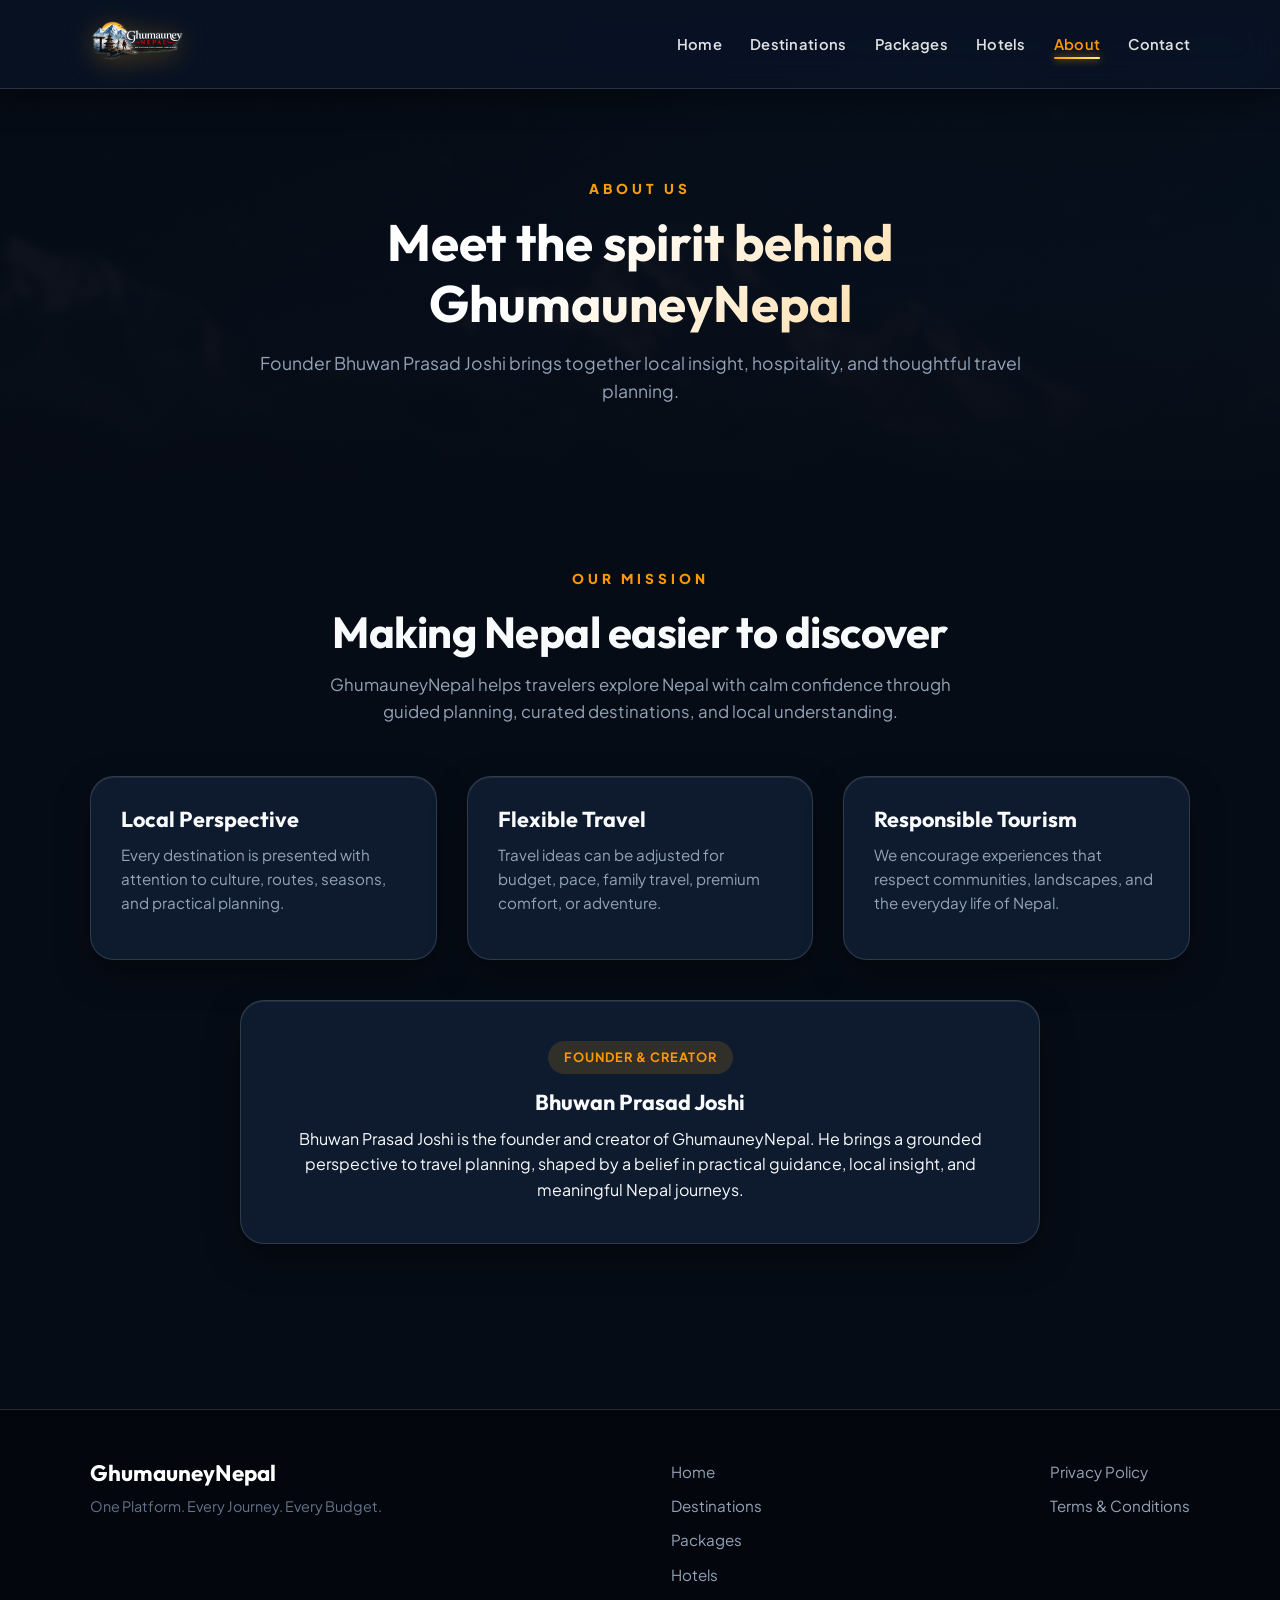
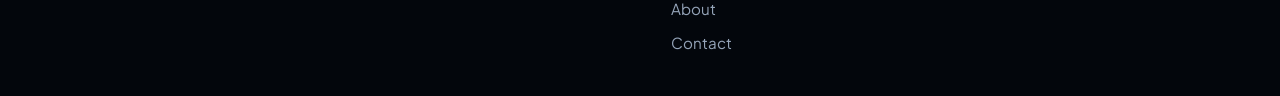
<file: about.html>
<!DOCTYPE html>
<html lang="en">
<head>
    <meta charset="UTF-8">
    <meta name="viewport" content="width=device-width, initial-scale=1.0">
    <title>About | GhumauneyNepal</title>
    <link rel="stylesheet" href="style.css">
</head>
<body>
    <header class="subpage-header">
        <nav class="main-nav">
            <a class="logo" href="index.html">
                <img src="ll.png" alt="GhumauneyNepal logo">
            </a>
            <button class="nav-toggle" type="button" aria-label="Toggle navigation" aria-expanded="false">
                <span></span>
                <span></span>
                <span></span>
            </button>
            <ul class="nav-links">
                <li><a href="index.html">Home</a></li>
                <li><a href="destinations.html">Destinations</a></li>
                <li><a href="packages.html">Packages</a></li>
                <li><a href="hotels.html">Hotels</a></li>
                <li><a href="about.html" class="active">About</a></li>
                <li><a href="contact.html">Contact</a></li>
            </ul>
        </nav>

        <div class="subpage-hero">
            <span>ABOUT US</span>
            <h1>Meet the spirit behind GhumauneyNepal</h1>
            <p>Founder Bhuwan Prasad Joshi brings together local insight, hospitality, and thoughtful travel planning.</p>
        </div>
    </header>

    <main class="page-shell">
        <section class="section">
            <div class="section-heading">
                <span>OUR MISSION</span>
                <h2>Making Nepal easier to discover</h2>
                <p>GhumauneyNepal helps travelers explore Nepal with calm confidence through guided planning, curated destinations, and local understanding.</p>
            </div>

            <div class="card-grid feature-grid" style="margin-bottom: 40px;">
                <article class="feature-card reveal-card">
                    <h3>Local Perspective</h3>
                    <p>Every destination is presented with attention to culture, routes, seasons, and practical planning.</p>
                </article>
                <article class="feature-card reveal-card">
                    <h3>Flexible Travel</h3>
                    <p>Travel ideas can be adjusted for budget, pace, family travel, premium comfort, or adventure.</p>
                </article>
                <article class="feature-card reveal-card">
                    <h3>Responsible Tourism</h3>
                    <p>We encourage experiences that respect communities, landscapes, and the everyday life of Nepal.</p>
                </article>
            </div>

            <div class="founder-card reveal-card">
                <div class="founder-badge">Founder & Creator</div>
                <h3>Bhuwan Prasad Joshi</h3>
                <p>Bhuwan Prasad Joshi is the founder and creator of GhumauneyNepal. He brings a grounded perspective to travel planning, shaped by a belief in practical guidance, local insight, and meaningful Nepal journeys.</p>
            </div>
        </section>
    </main>

    <footer class="site-footer">
        <div class="footer-brand">
            <h3>GhumauneyNepal</h3>
            <p>One Platform. Every Journey. Every Budget.</p>
        </div>
        <div class="footer-links">
            <a href="index.html">Home</a>
            <a href="destinations.html">Destinations</a>
            <a href="packages.html">Packages</a>
            <a href="hotels.html">Hotels</a>
            <a href="about.html">About</a>
            <a href="contact.html">Contact</a>
        </div>
        <div class="footer-legal">
            <a href="privacy-policy.html">Privacy Policy</a>
            <a href="terms-conditions.html">Terms & Conditions</a>
        </div>
    </footer>

    <script src="script.js"></script>
</body>
</html>
</file>
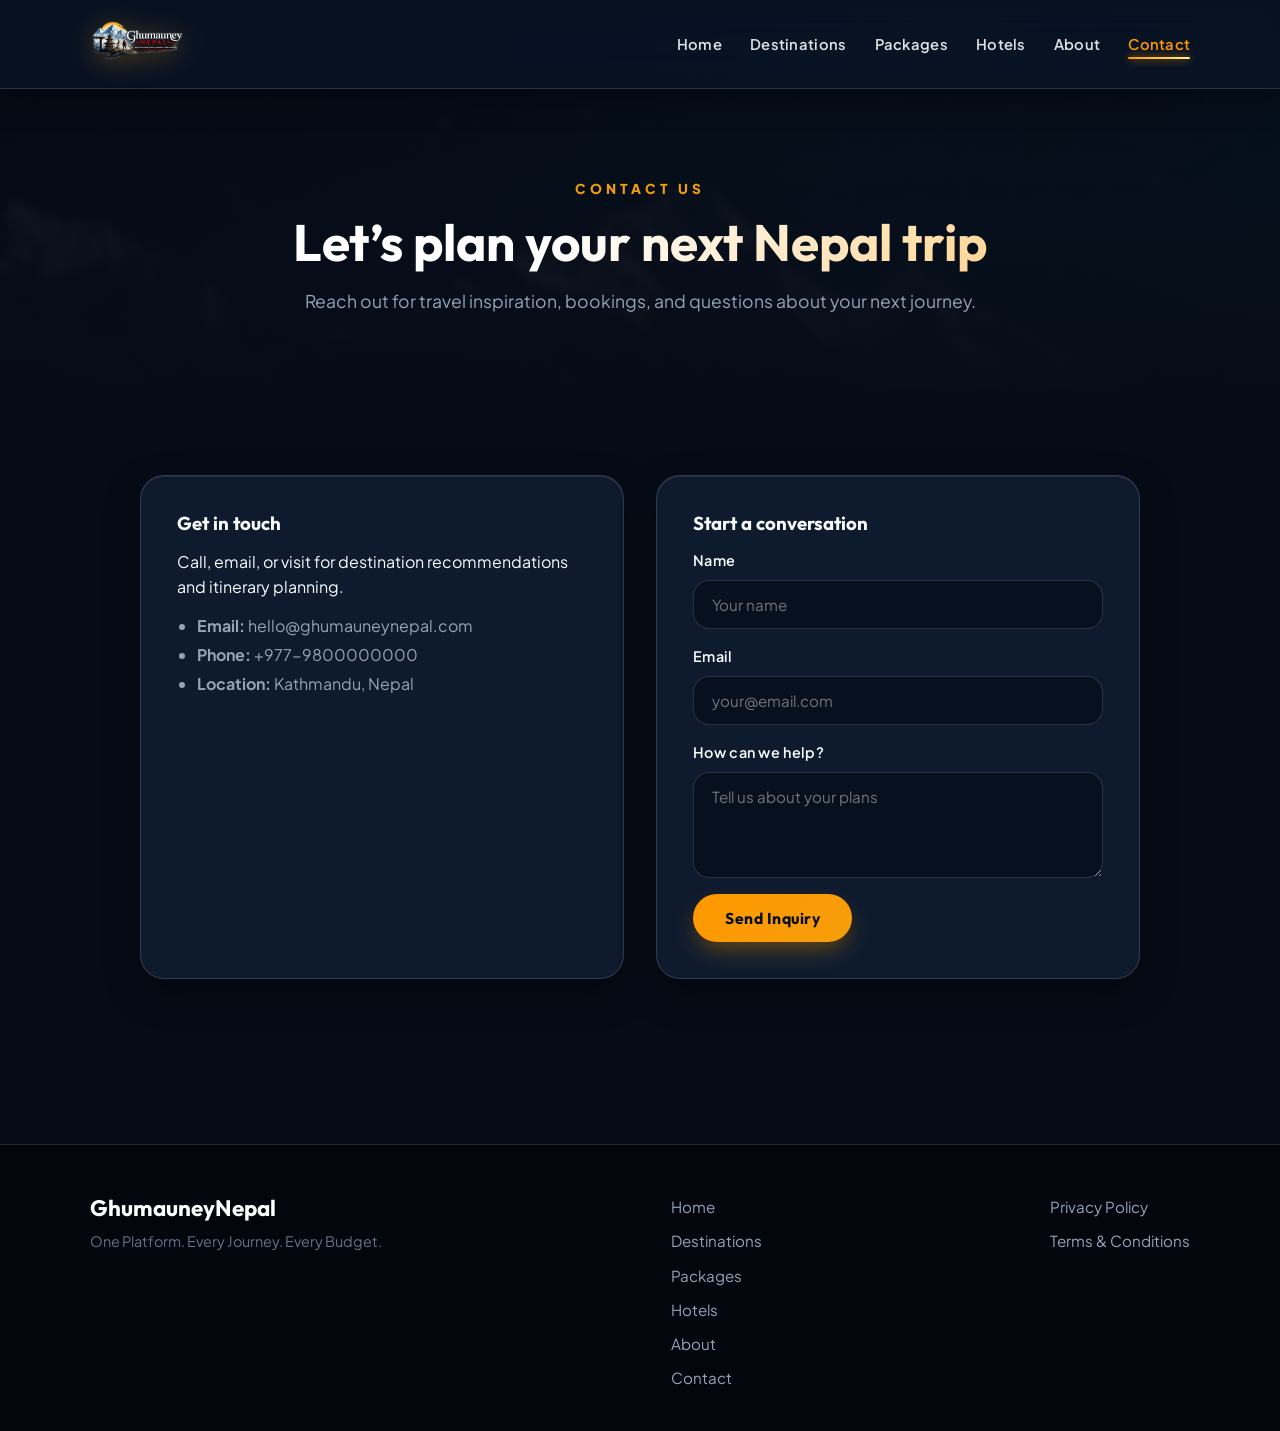
<file: contact.html>
<!DOCTYPE html>
<html lang="en">
<head>
    <meta charset="UTF-8">
    <meta name="viewport" content="width=device-width, initial-scale=1.0">
    <title>Contact | GhumauneyNepal</title>
    <link rel="stylesheet" href="style.css">
</head>
<body>
    <header class="subpage-header">
        <nav class="main-nav">
            <a class="logo" href="index.html">
                <img src="ll.png" alt="GhumauneyNepal logo">
            </a>
            <button class="nav-toggle" type="button" aria-label="Toggle navigation" aria-expanded="false">
                <span></span>
                <span></span>
                <span></span>
            </button>
            <ul class="nav-links">
                <li><a href="index.html">Home</a></li>
                <li><a href="destinations.html">Destinations</a></li>
                <li><a href="packages.html">Packages</a></li>
                <li><a href="hotels.html">Hotels</a></li>
                <li><a href="about.html">About</a></li>
                <li><a href="contact.html" class="active">Contact</a></li>
            </ul>
        </nav>

        <div class="subpage-hero">
            <span>CONTACT US</span>
            <h1>Let’s plan your next Nepal trip</h1>
            <p>Reach out for travel inspiration, bookings, and questions about your next journey.</p>
        </div>
    </header>

    <main class="page-shell">
        <section class="section">
            <div class="contact-grid">
                <article class="contact-card reveal-card">
                    <h3>Get in touch</h3>
                    <p>Call, email, or visit for destination recommendations and itinerary planning.</p>
                    <ul class="timeline-list">
                        <li><strong>Email:</strong> hello@ghumauneynepal.com</li>
                        <li><strong>Phone:</strong> +977-9800000000</li>
                        <li><strong>Location:</strong> Kathmandu, Nepal</li>
                    </ul>
                </article>

                <article class="contact-card reveal-card">
                    <h3>Start a conversation</h3>
                    <form id="contactForm">
                        <div style="display: flex; flex-direction: column; gap: 16px;">
                            <label class="field">
                                <span>Name</span>
                                <input type="text" id="contactName" placeholder="Your name" required>
                            </label>
                            <label class="field">
                                <span>Email</span>
                                <input type="email" id="contactEmail" placeholder="your@email.com" required>
                            </label>
                            <label class="field">
                                <span>How can we help?</span>
                                <textarea id="contactMessage" rows="4" placeholder="Tell us about your plans" required></textarea>
                            </label>
                            <button type="submit" class="btn" style="align-self: start;">Send Inquiry</button>
                            <div id="contactResult" class="planner-result" role="status" aria-live="polite"></div>
                        </div>
                    </form>
                </article>
            </div>
        </section>
    </main>

    <footer class="site-footer">
        <div class="footer-brand">
            <h3>GhumauneyNepal</h3>
            <p>One Platform. Every Journey. Every Budget.</p>
        </div>
        <div class="footer-links">
            <a href="index.html">Home</a>
            <a href="destinations.html">Destinations</a>
            <a href="packages.html">Packages</a>
            <a href="hotels.html">Hotels</a>
            <a href="about.html">About</a>
            <a href="contact.html">Contact</a>
        </div>
        <div class="footer-legal">
            <a href="privacy-policy.html">Privacy Policy</a>
            <a href="terms-conditions.html">Terms & Conditions</a>
        </div>
    </footer>

    <script src="script.js"></script>
</body>
</html>
</file>
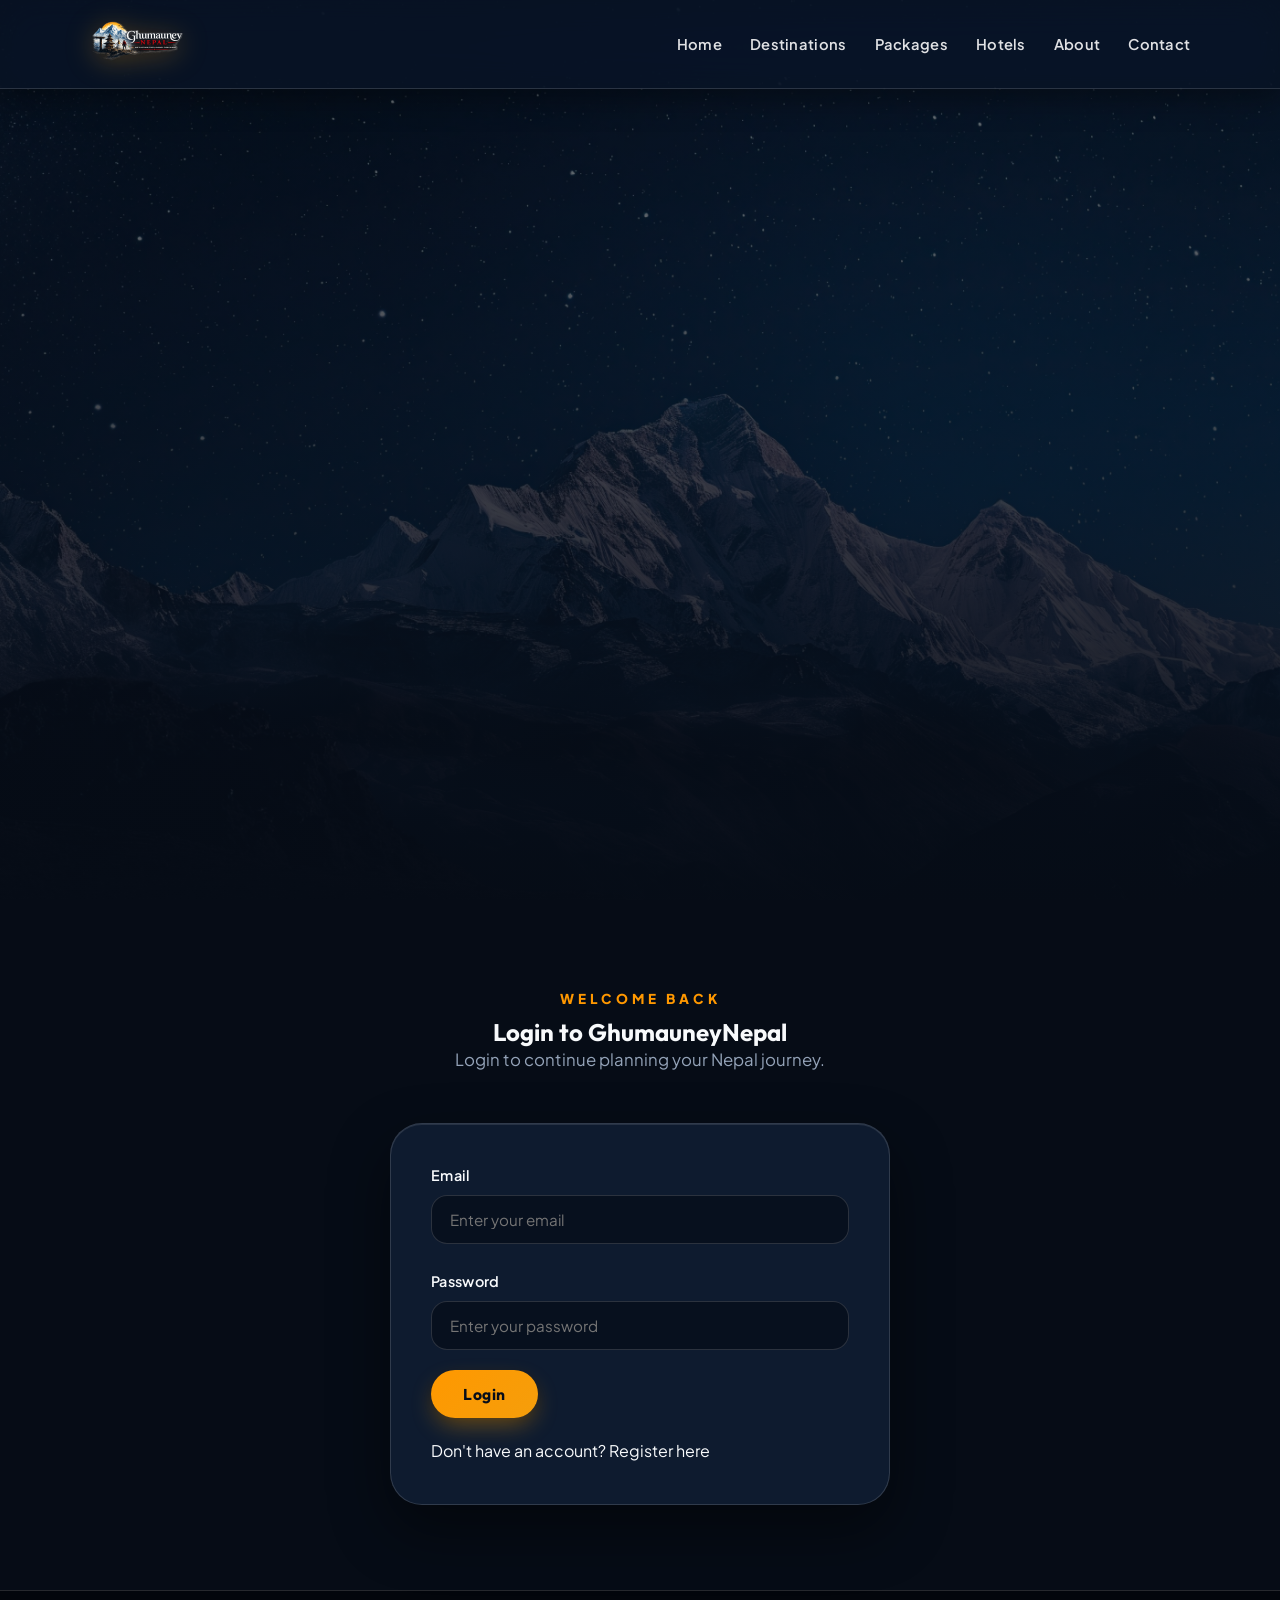
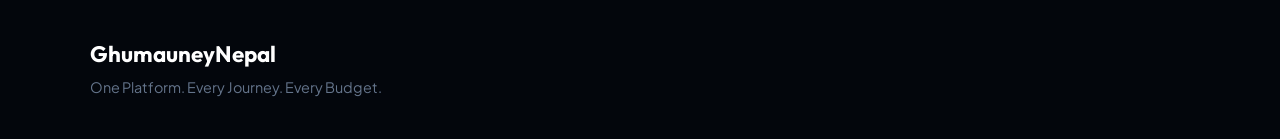
<file: login.html>
<!DOCTYPE html>
<html lang="en">
<head>
    <meta charset="UTF-8">
    <meta name="viewport" content="width=device-width, initial-scale=1.0">
    <title>Login | GhumauneyNepal</title>
    <link rel="stylesheet" href="style.css">
</head>

<body>

    <header class="site-header">
        <nav class="main-nav">

            <a class="logo" href="index.html">
                <img src="ll.png" alt="GhumauneyNepal logo">
            </a>

            <ul class="nav-links">
                <li><a href="index.html">Home</a></li>
                <li><a href="destinations.html">Destinations</a></li>
                <li><a href="packages.html">Packages</a></li>
                <li><a href="hotels.html">Hotels</a></li>
                <li><a href="about.html">About</a></li>
                <li><a href="contact.html">Contact</a></li>
            </ul>

        </nav>
    </header>

    <main>
        <section class="section">

            <div class="section-heading">
                <span>WELCOME BACK</span>
                <h1>Login to GhumauneyNepal</h1>
                <p>Login to continue planning your Nepal journey.</p>
            </div>

            <div class="planner-card" style="max-width: 500px; margin: 0 auto;">

                <form id="loginForm">

                    <label class="field">
                        <span>Email</span>
                        <input
                            type="email"
                            id="loginEmail"
                            required
                            placeholder="Enter your email"
                        >
                    </label>

                    <br>

                    <label class="field">
                        <span>Password</span>
                        <input
                            type="password"
                            id="loginPassword"
                            required
                            placeholder="Enter your password"
                        >
                    </label>

                    <button type="submit" class="btn" style="margin-top: 20px;">
                        Login
                    </button>

                    <div
                        id="loginMessage"
                        role="status"
                        aria-live="polite"
                        style="margin-top: 15px;"
                    ></div>

                </form>

                <p style="margin-top: 20px;">
                    Don't have an account?
                    <a href="register.html">Register here</a>
                </p>

            </div>

        </section>
    </main>

    <footer class="site-footer">
        <div class="footer-brand">
            <h3>GhumauneyNepal</h3>
            <p>One Platform. Every Journey. Every Budget.</p>
        </div>
    </footer>

    <script>
        const loginForm = document.getElementById("loginForm");
        const loginMessage = document.getElementById("loginMessage");

        loginForm.addEventListener("submit", async function (event) {
            event.preventDefault();

            const email = document.getElementById("loginEmail").value;
            const password = document.getElementById("loginPassword").value;

            loginMessage.textContent = "Logging in...";

            try {
                const response = await fetch(
                    "Backend/auth/login.php",
                    {
                        method: "POST",
                        headers: {
                            "Content-Type": "application/x-www-form-urlencoded"
                        },
                        body: new URLSearchParams({
                            email: email,
                            password: password
                        })
                    }
                );

                const data = await response.json();

                if (data.success) {
                    loginMessage.textContent = "Login successful!";

                    window.location.href = "index.html";
                } else {
                    loginMessage.textContent = data.message;
                }

            } catch (error) {
                console.error(error);
                loginMessage.textContent =
                    "Unable to connect to the server.";
            }
        });
    </script>

</body>
</html>
</file>
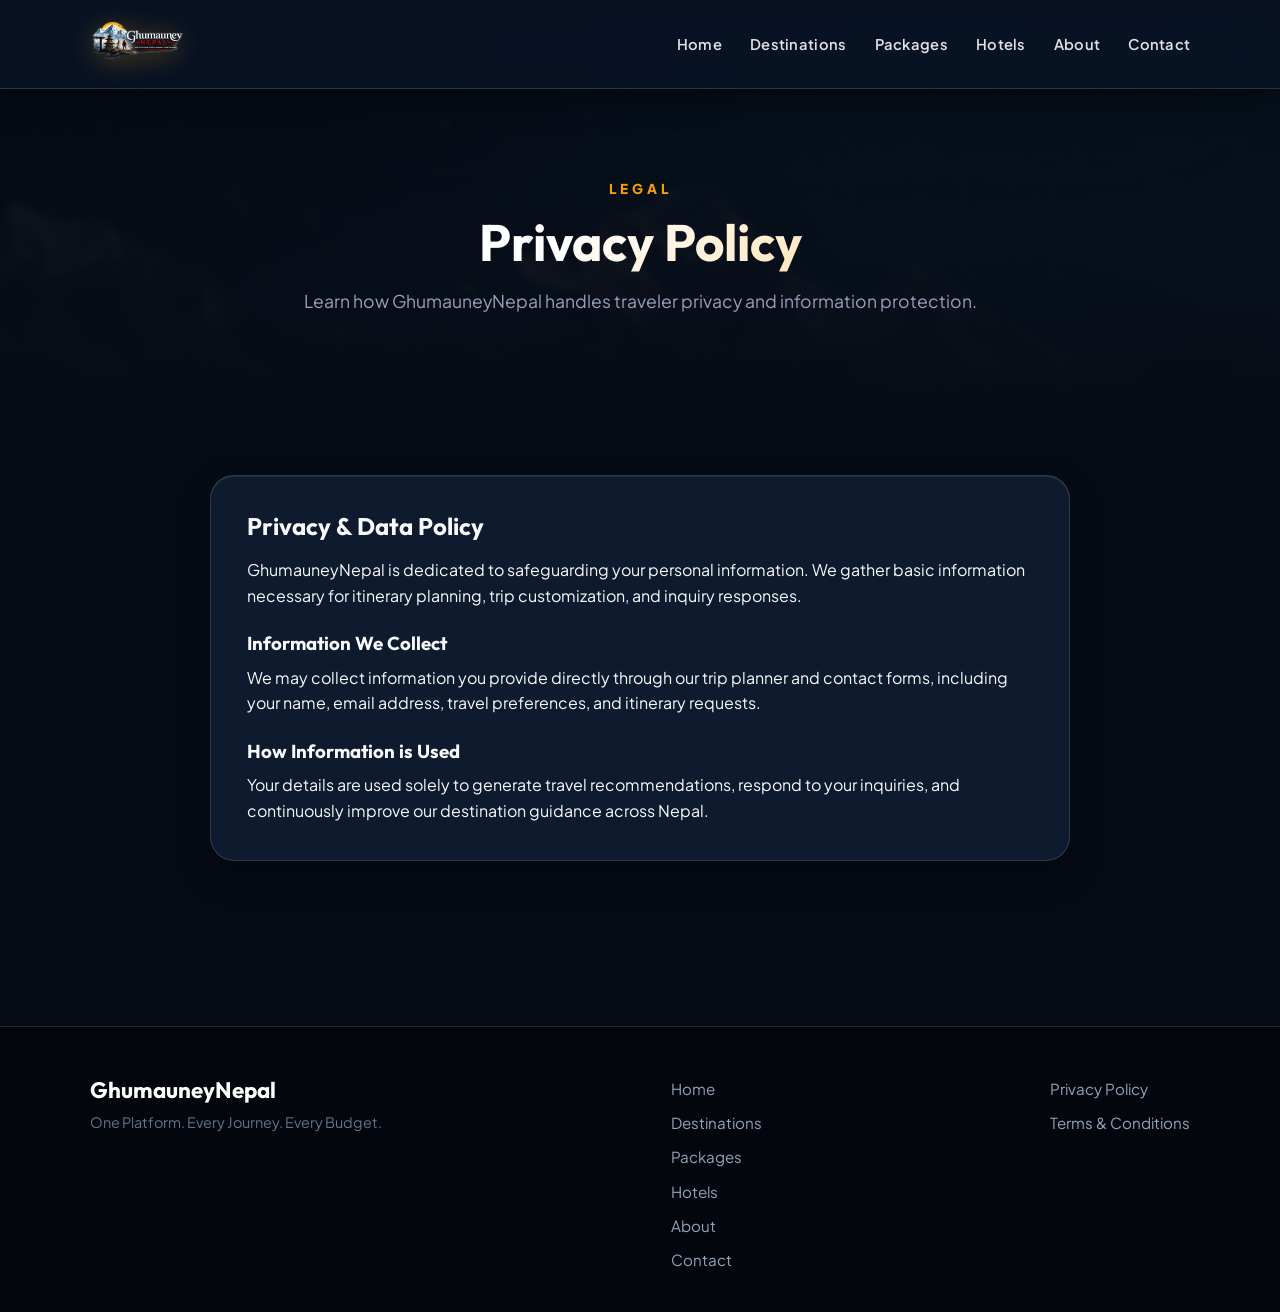
<file: privacy-policy.html>
<!DOCTYPE html>
<html lang="en">
<head>
    <meta charset="UTF-8">
    <meta name="viewport" content="width=device-width, initial-scale=1.0">
    <title>Privacy Policy | GhumauneyNepal</title>
    <link rel="stylesheet" href="style.css">
</head>
<body>
    <header class="subpage-header">
        <nav class="main-nav">
            <a class="logo" href="index.html">
                <img src="ll.png" alt="GhumauneyNepal logo">
            </a>
            <button class="nav-toggle" type="button" aria-label="Toggle navigation" aria-expanded="false">
                <span></span>
                <span></span>
                <span></span>
            </button>
            <ul class="nav-links">
                <li><a href="index.html">Home</a></li>
                <li><a href="destinations.html">Destinations</a></li>
                <li><a href="packages.html">Packages</a></li>
                <li><a href="hotels.html">Hotels</a></li>
                <li><a href="about.html">About</a></li>
                <li><a href="contact.html">Contact</a></li>
            </ul>
        </nav>

        <div class="subpage-hero">
            <span>LEGAL</span>
            <h1>Privacy Policy</h1>
            <p>Learn how GhumauneyNepal handles traveler privacy and information protection.</p>
        </div>
    </header>

    <main class="page-shell">
        <section class="section">
            <div class="contact-card reveal-card" style="max-width: 860px; margin: 0 auto;">
                <h2 style="margin-bottom: 16px; color: var(--text-main);">Privacy & Data Policy</h2>
                <p>GhumauneyNepal is dedicated to safeguarding your personal information. We gather basic information necessary for itinerary planning, trip customization, and inquiry responses.</p>
                
                <h3 style="margin: 24px 0 10px; color: var(--text-main);">Information We Collect</h3>
                <p>We may collect information you provide directly through our trip planner and contact forms, including your name, email address, travel preferences, and itinerary requests.</p>
                
                <h3 style="margin: 24px 0 10px; color: var(--text-main);">How Information is Used</h3>
                <p>Your details are used solely to generate travel recommendations, respond to your inquiries, and continuously improve our destination guidance across Nepal.</p>
            </div>
        </section>
    </main>

    <footer class="site-footer">
        <div class="footer-brand">
            <h3>GhumauneyNepal</h3>
            <p>One Platform. Every Journey. Every Budget.</p>
        </div>
        <div class="footer-links">
            <a href="index.html">Home</a>
            <a href="destinations.html">Destinations</a>
            <a href="packages.html">Packages</a>
            <a href="hotels.html">Hotels</a>
            <a href="about.html">About</a>
            <a href="contact.html">Contact</a>
        </div>
        <div class="footer-legal">
            <a href="privacy-policy.html">Privacy Policy</a>
            <a href="terms-conditions.html">Terms & Conditions</a>
        </div>
    </footer>

    <script src="script.js"></script>
</body>
</html>
</file>
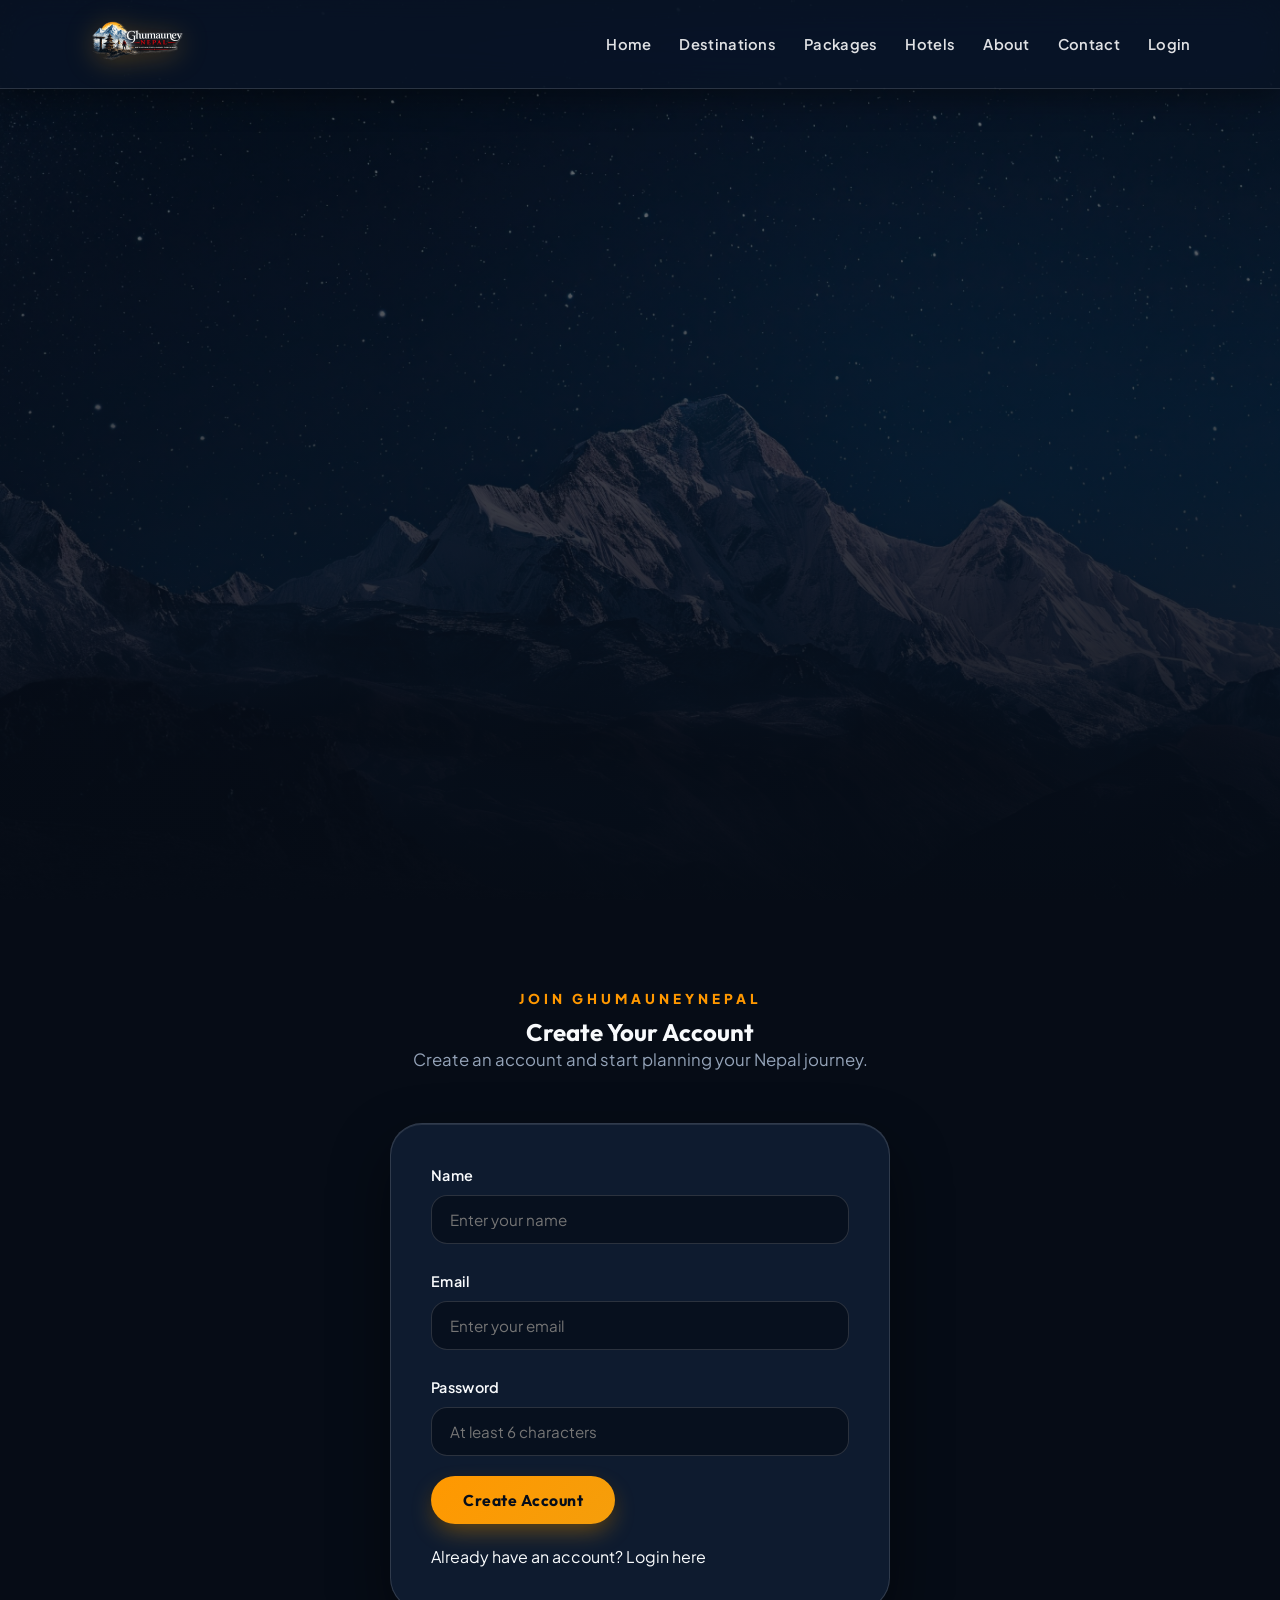
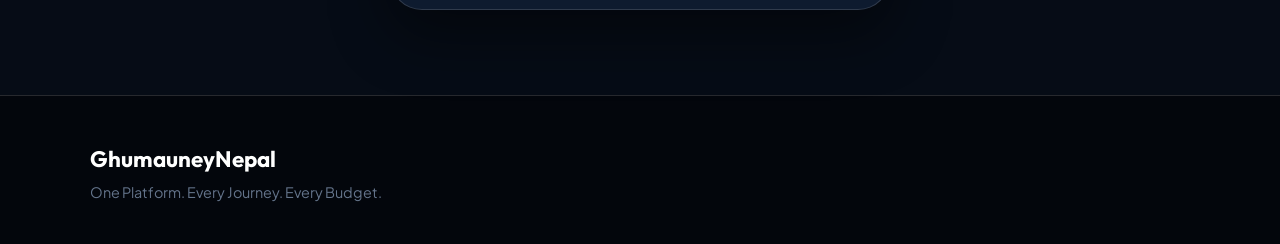
<file: register.html>
<!DOCTYPE html>
<html lang="en">
<head>
    <meta charset="UTF-8">
    <meta name="viewport" content="width=device-width, initial-scale=1.0">
    <title>Register | GhumauneyNepal</title>
    <link rel="stylesheet" href="style.css">
</head>

<body>

<header class="site-header">

    <nav class="main-nav">

        <a class="logo" href="index.html">
            <img src="ll.png" alt="GhumauneyNepal logo">
        </a>

        <ul class="nav-links">
            <li><a href="index.html">Home</a></li>
            <li><a href="destinations.html">Destinations</a></li>
            <li><a href="packages.html">Packages</a></li>
            <li><a href="hotels.html">Hotels</a></li>
            <li><a href="about.html">About</a></li>
            <li><a href="contact.html">Contact</a></li>
            <li><a href="login.html">Login</a></li>
        </ul>

    </nav>

</header>

<main>

<section class="section">

    <div class="section-heading">
        <span>JOIN GHUMAUNEYNEPAL</span>
        <h1>Create Your Account</h1>
        <p>Create an account and start planning your Nepal journey.</p>
    </div>

    <div class="planner-card" style="max-width: 500px; margin: 0 auto;">

        <form id="registerForm">

            <label class="field">
                <span>Name</span>
                <input
                    type="text"
                    id="registerName"
                    required
                    placeholder="Enter your name"
                >
            </label>

            <br>

            <label class="field">
                <span>Email</span>
                <input
                    type="email"
                    id="registerEmail"
                    required
                    placeholder="Enter your email"
                >
            </label>

            <br>

            <label class="field">
                <span>Password</span>
                <input
                    type="password"
                    id="registerPassword"
                    minlength="6"
                    required
                    placeholder="At least 6 characters"
                >
            </label>

            <button
                type="submit"
                class="btn"
                style="margin-top: 20px;"
            >
                Create Account
            </button>

            <div
                id="registerMessage"
                role="status"
                aria-live="polite"
                style="margin-top: 15px;"
            ></div>

        </form>

        <p style="margin-top: 20px;">
            Already have an account?
            <a href="login.html">Login here</a>
        </p>

    </div>

</section>

</main>

<footer class="site-footer">

    <div class="footer-brand">
        <h3>GhumauneyNepal</h3>
        <p>One Platform. Every Journey. Every Budget.</p>
    </div>

</footer>

<script>

const registerForm = document.getElementById("registerForm");
const registerMessage = document.getElementById("registerMessage");

registerForm.addEventListener("submit", async function(event) {

    event.preventDefault();

    const name = document.getElementById("registerName").value;
    const email = document.getElementById("registerEmail").value;
    const password = document.getElementById("registerPassword").value;

    registerMessage.textContent = "Creating account...";

    try {

        const response = await fetch(
            "Backend/auth/register.php",
            {
                method: "POST",

                headers: {
                    "Content-Type": "application/x-www-form-urlencoded"
                },

                body: new URLSearchParams({
                    name: name,
                    email: email,
                    password: password
                })
            }
        );

        const data = await response.json();

        if (data.success) {

            registerMessage.textContent =
                "Registration successful! Redirecting to login...";

            setTimeout(function() {
                window.location.href = "login.html";
            }, 1000);

        } else {

            registerMessage.textContent = data.message;

        }

    } catch (error) {

        console.error(error);

        registerMessage.textContent =
            "Unable to connect to the server.";

    }

});

</script>

</body>
</html>
</file>
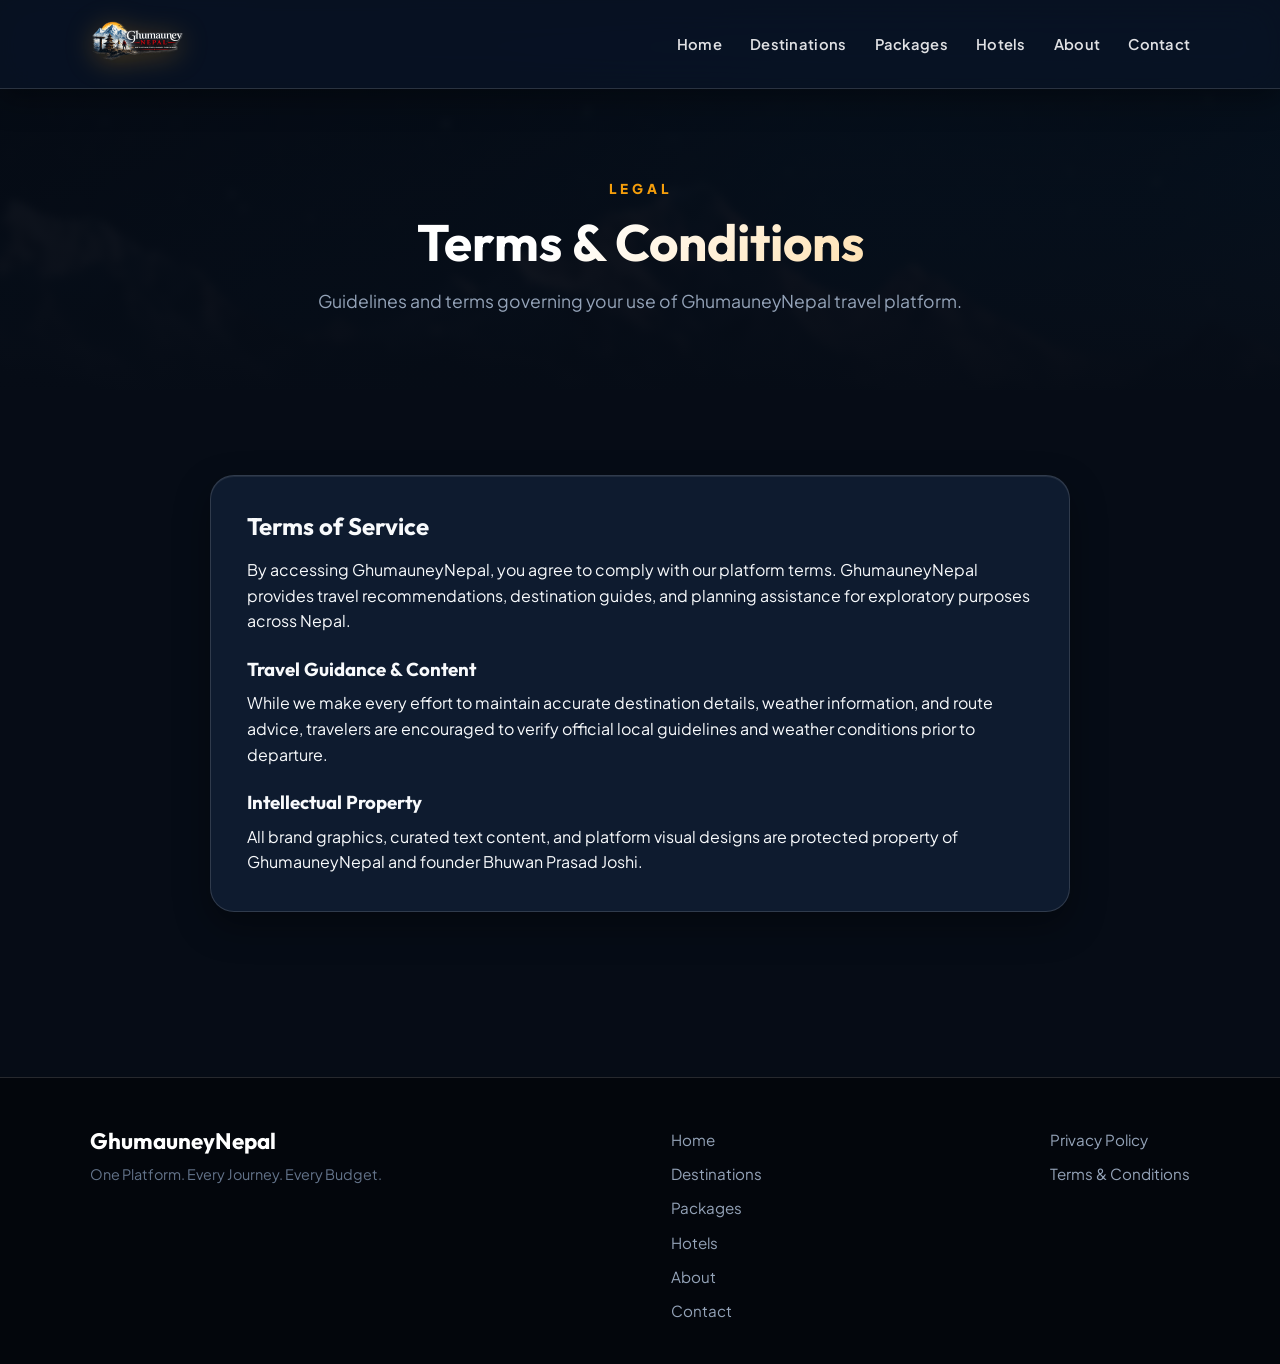
<file: terms-conditions.html>
<!DOCTYPE html>
<html lang="en">
<head>
    <meta charset="UTF-8">
    <meta name="viewport" content="width=device-width, initial-scale=1.0">
    <title>Terms & Conditions | GhumauneyNepal</title>
    <link rel="stylesheet" href="style.css">
</head>
<body>
    <header class="subpage-header">
        <nav class="main-nav">
            <a class="logo" href="index.html">
                <img src="ll.png" alt="GhumauneyNepal logo">
            </a>
            <button class="nav-toggle" type="button" aria-label="Toggle navigation" aria-expanded="false">
                <span></span>
                <span></span>
                <span></span>
            </button>
            <ul class="nav-links">
                <li><a href="index.html">Home</a></li>
                <li><a href="destinations.html">Destinations</a></li>
                <li><a href="packages.html">Packages</a></li>
                <li><a href="hotels.html">Hotels</a></li>
                <li><a href="about.html">About</a></li>
                <li><a href="contact.html">Contact</a></li>
            </ul>
        </nav>

        <div class="subpage-hero">
            <span>LEGAL</span>
            <h1>Terms & Conditions</h1>
            <p>Guidelines and terms governing your use of GhumauneyNepal travel platform.</p>
        </div>
    </header>

    <main class="page-shell">
        <section class="section">
            <div class="contact-card reveal-card" style="max-width: 860px; margin: 0 auto;">
                <h2 style="margin-bottom: 16px; color: var(--text-main);">Terms of Service</h2>
                <p>By accessing GhumauneyNepal, you agree to comply with our platform terms. GhumauneyNepal provides travel recommendations, destination guides, and planning assistance for exploratory purposes across Nepal.</p>
                
                <h3 style="margin: 24px 0 10px; color: var(--text-main);">Travel Guidance & Content</h3>
                <p>While we make every effort to maintain accurate destination details, weather information, and route advice, travelers are encouraged to verify official local guidelines and weather conditions prior to departure.</p>
                
                <h3 style="margin: 24px 0 10px; color: var(--text-main);">Intellectual Property</h3>
                <p>All brand graphics, curated text content, and platform visual designs are protected property of GhumauneyNepal and founder Bhuwan Prasad Joshi.</p>
            </div>
        </section>
    </main>

    <footer class="site-footer">
        <div class="footer-brand">
            <h3>GhumauneyNepal</h3>
            <p>One Platform. Every Journey. Every Budget.</p>
        </div>
        <div class="footer-links">
            <a href="index.html">Home</a>
            <a href="destinations.html">Destinations</a>
            <a href="packages.html">Packages</a>
            <a href="hotels.html">Hotels</a>
            <a href="about.html">About</a>
            <a href="contact.html">Contact</a>
        </div>
        <div class="footer-legal">
            <a href="privacy-policy.html">Privacy Policy</a>
            <a href="terms-conditions.html">Terms & Conditions</a>
        </div>
    </footer>

    <script src="script.js"></script>
</body>
</html>
</file>
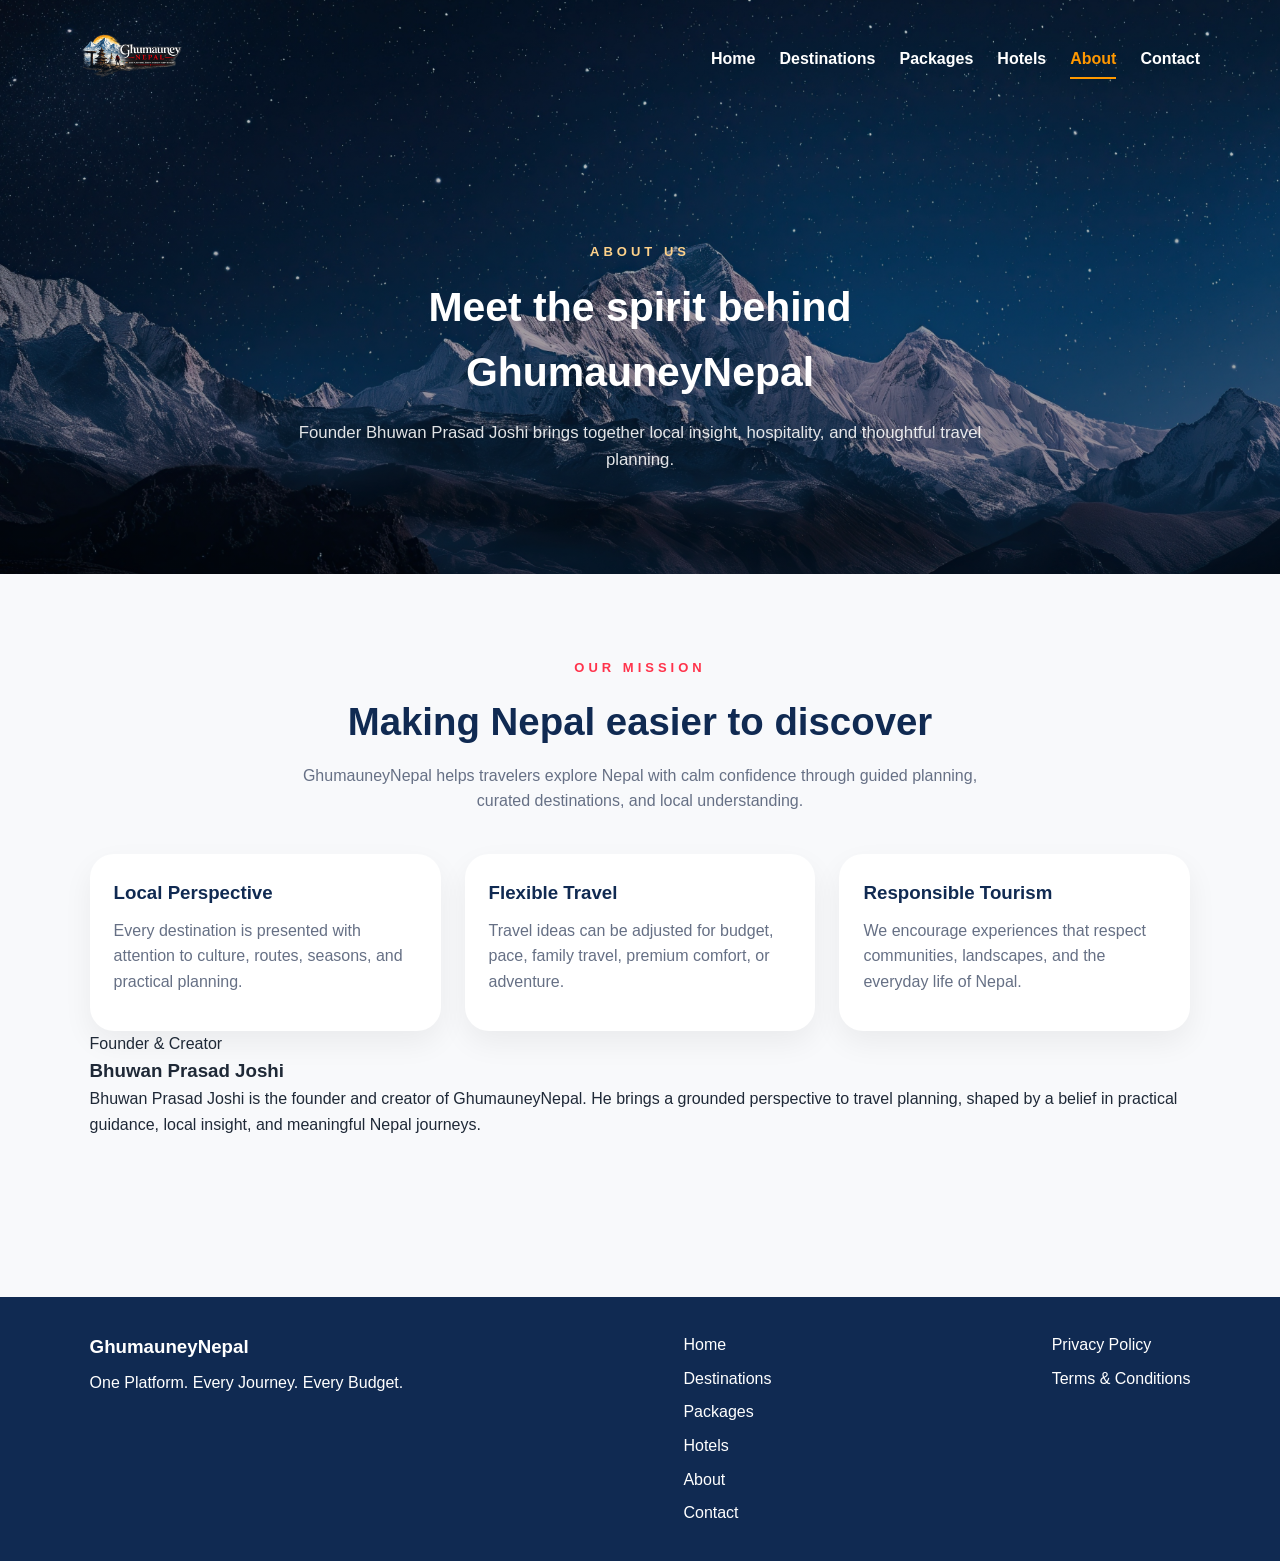
<file: travel webite/about.html>
<!DOCTYPE html>
<html lang="en">
<head>
    <meta charset="UTF-8">
    <meta name="viewport" content="width=device-width, initial-scale=1.0">
    <title>About | GhumauneyNepal</title>
    <link rel="stylesheet" href="style.css">
</head>
<body>
    <header class="subpage-header">
        <nav class="main-nav">
            <a class="logo" href="index.html">
                <img src="ll.png" alt="GhumauneyNepal logo">
            </a>
            <button class="nav-toggle" type="button" aria-label="Toggle navigation" aria-expanded="false">
                <span></span>
                <span></span>
                <span></span>
            </button>
            <ul class="nav-links">
                <li><a href="index.html">Home</a></li>
                <li><a href="destinations.html">Destinations</a></li>
                <li><a href="packages.html">Packages</a></li>
                <li><a href="hotels.html">Hotels</a></li>
                <li><a href="about.html" class="active">About</a></li>
                <li><a href="contact.html">Contact</a></li>
            </ul>
        </nav>

        <div class="subpage-hero">
            <span>ABOUT US</span>
            <h1>Meet the spirit behind GhumauneyNepal</h1>
            <p>Founder Bhuwan Prasad Joshi brings together local insight, hospitality, and thoughtful travel planning.</p>
        </div>
    </header>

    <main class="page-shell">
        <section class="section">
            <div class="section-heading">
                <span>OUR MISSION</span>
                <h2>Making Nepal easier to discover</h2>
                <p>GhumauneyNepal helps travelers explore Nepal with calm confidence through guided planning, curated destinations, and local understanding.</p>
            </div>

            <div class="card-grid feature-grid">
                <article class="feature-card">
                    <h3>Local Perspective</h3>
                    <p>Every destination is presented with attention to culture, routes, seasons, and practical planning.</p>
                </article>
                <article class="feature-card">
                    <h3>Flexible Travel</h3>
                    <p>Travel ideas can be adjusted for budget, pace, family travel, premium comfort, or adventure.</p>
                </article>
                <article class="feature-card">
                    <h3>Responsible Tourism</h3>
                    <p>We encourage experiences that respect communities, landscapes, and the everyday life of Nepal.</p>
                </article>
            </div>

            <div class="founder-card founder-card-inline">
                <div class="founder-badge">Founder & Creator</div>
                <h3>Bhuwan Prasad Joshi</h3>
                <p>Bhuwan Prasad Joshi is the founder and creator of GhumauneyNepal. He brings a grounded perspective to travel planning, shaped by a belief in practical guidance, local insight, and meaningful Nepal journeys.</p>
            </div>
        </section>
    </main>

    <footer class="site-footer">
        <div class="footer-brand">
            <h3>GhumauneyNepal</h3>
            <p>One Platform. Every Journey. Every Budget.</p>
        </div>
        <div class="footer-links">
            <a href="index.html">Home</a>
            <a href="destinations.html">Destinations</a>
            <a href="packages.html">Packages</a>
            <a href="hotels.html">Hotels</a>
            <a href="about.html">About</a>
            <a href="contact.html">Contact</a>
        </div>
        <div class="footer-legal">
            <a href="privacy-policy.html">Privacy Policy</a>
            <a href="terms-conditions.html">Terms & Conditions</a>
        </div>
    </footer>

    <script src="script.js"></script>
</body>
</html>
</file>
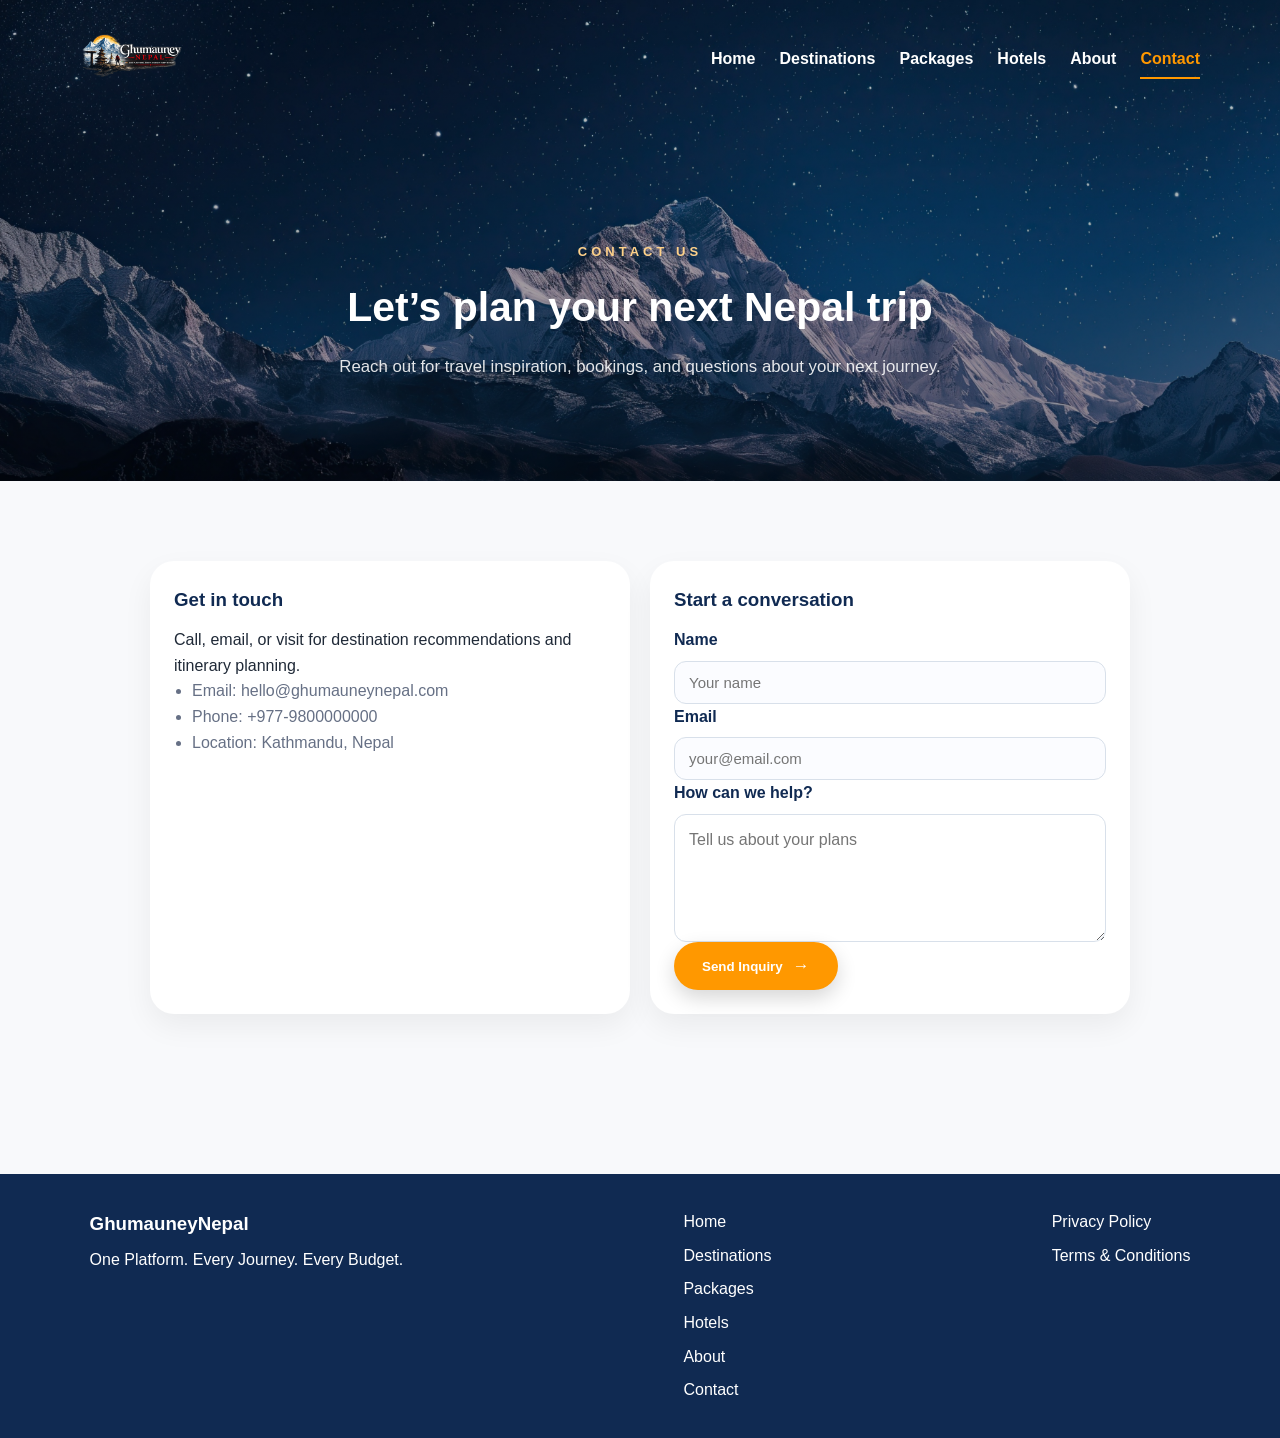
<file: travel webite/contact.html>
<!DOCTYPE html>
<html lang="en">
<head>
    <meta charset="UTF-8">
    <meta name="viewport" content="width=device-width, initial-scale=1.0">
    <title>Contact | GhumauneyNepal</title>
    <link rel="stylesheet" href="style.css">
</head>
<body>
    <header class="subpage-header">
        <nav class="main-nav">
            <a class="logo" href="index.html">
                <img src="ll.png" alt="GhumauneyNepal logo">
            </a>
            <button class="nav-toggle" type="button" aria-label="Toggle navigation" aria-expanded="false">
                <span></span>
                <span></span>
                <span></span>
            </button>
            <ul class="nav-links">
                <li><a href="index.html">Home</a></li>
                <li><a href="destinations.html">Destinations</a></li>
                <li><a href="packages.html">Packages</a></li>
                <li><a href="hotels.html">Hotels</a></li>
                <li><a href="about.html">About</a></li>
                <li><a href="contact.html" class="active">Contact</a></li>
            </ul>
        </nav>

        <div class="subpage-hero">
            <span>CONTACT US</span>
            <h1>Let’s plan your next Nepal trip</h1>
            <p>Reach out for travel inspiration, bookings, and questions about your next journey.</p>
        </div>
    </header>

    <main class="page-shell">
        <section class="section">
            <div class="contact-grid">
                <article class="contact-card">
                    <h3>Get in touch</h3>
                    <p>Call, email, or visit for destination recommendations and itinerary planning.</p>
                    <ul class="timeline-list">
                        <li>Email: hello@ghumauneynepal.com</li>
                        <li>Phone: +977-9800000000</li>
                        <li>Location: Kathmandu, Nepal</li>
                    </ul>
                </article>
                <article class="contact-card">
                    <h3>Start a conversation</h3>
                    <form>
                        <label class="field">
                            <span>Name</span>
                            <input type="text" placeholder="Your name">
                        </label>
                        <label class="field">
                            <span>Email</span>
                            <input type="email" placeholder="your@email.com">
                        </label>
                        <label class="field">
                            <span>How can we help?</span>
                            <textarea rows="4" placeholder="Tell us about your plans"></textarea>
                        </label>
                        <button type="button" class="btn btn-primary">Send Inquiry</button>
                    </form>
                </article>
            </div>
        </section>
    </main>

    <footer class="site-footer">
        <div class="footer-brand">
            <h3>GhumauneyNepal</h3>
            <p>One Platform. Every Journey. Every Budget.</p>
        </div>
        <div class="footer-links">
            <a href="index.html">Home</a>
            <a href="destinations.html">Destinations</a>
            <a href="packages.html">Packages</a>
            <a href="hotels.html">Hotels</a>
            <a href="about.html">About</a>
            <a href="contact.html">Contact</a>
        </div>
        <div class="footer-legal">
            <a href="privacy-policy.html">Privacy Policy</a>
            <a href="terms-conditions.html">Terms & Conditions</a>
        </div>
    </footer>

    <script src="script.js"></script>
</body>
</html>
</file>
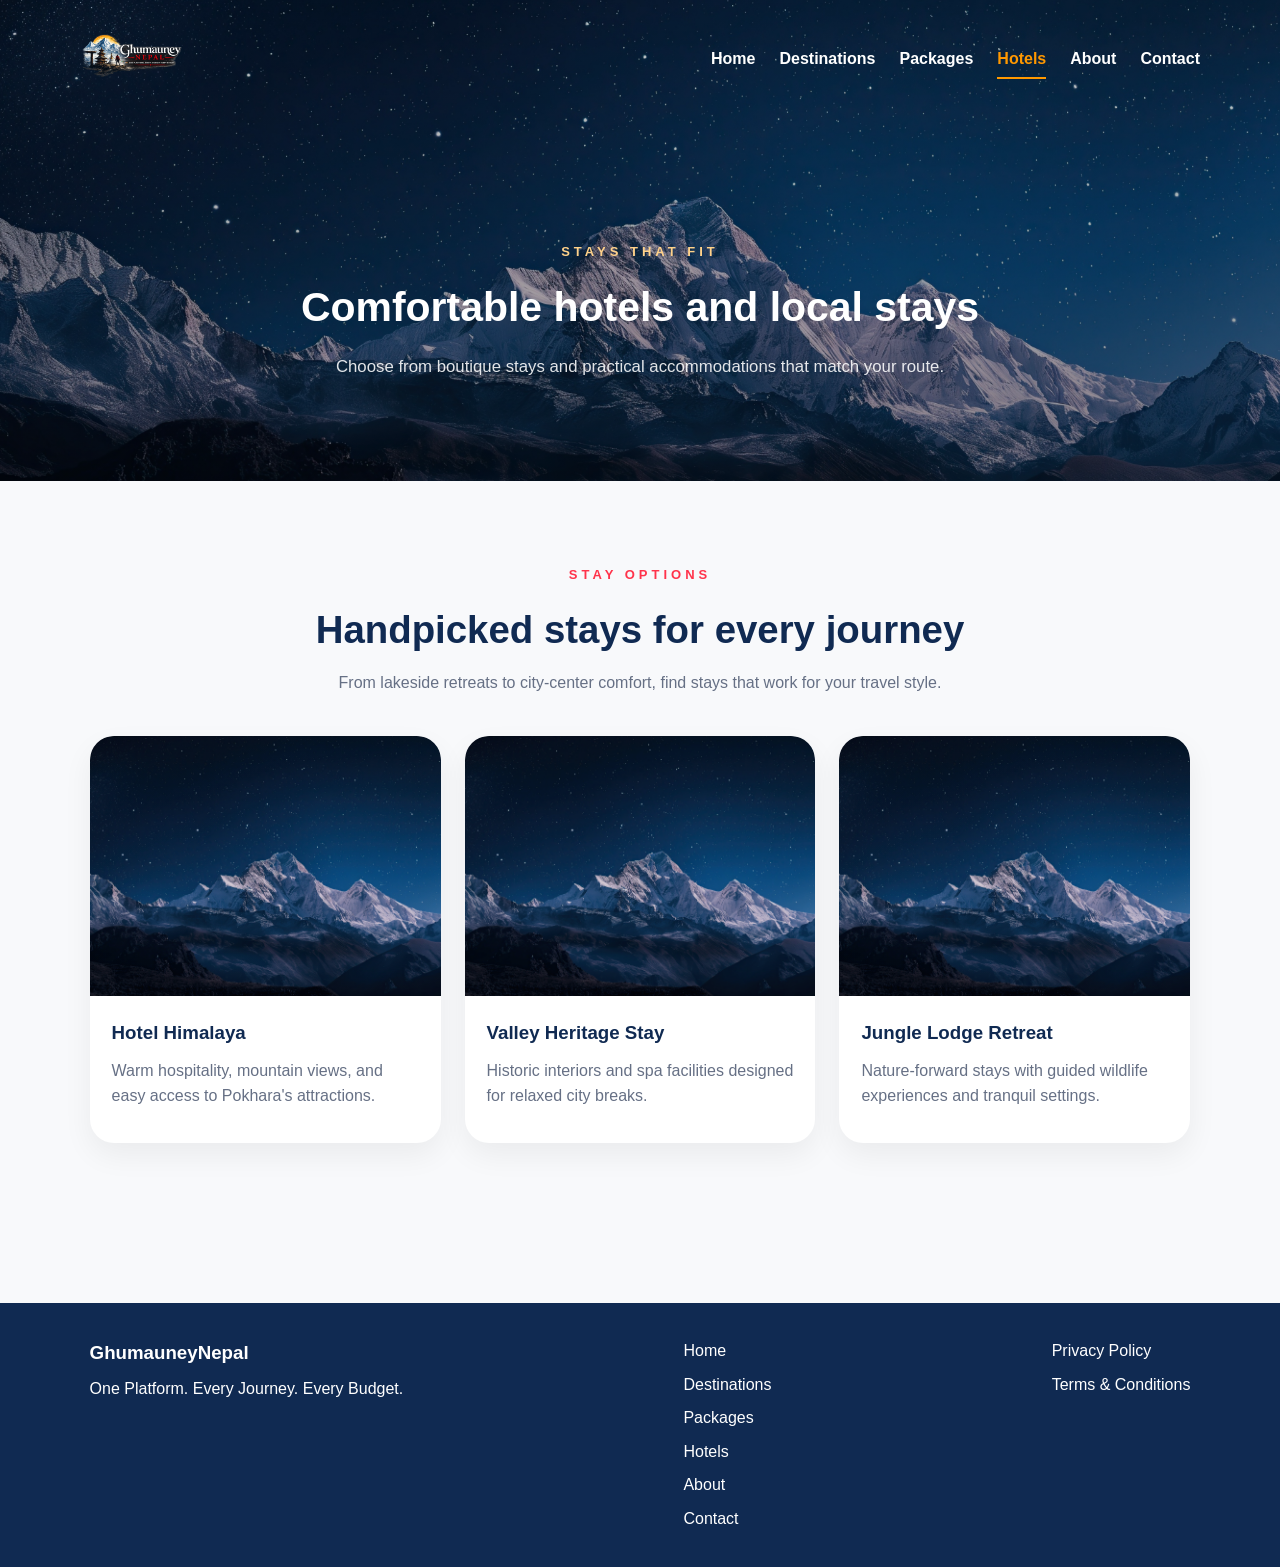
<file: travel webite/hotels.html>
<!DOCTYPE html>
<html lang="en">
<head>
    <meta charset="UTF-8">
    <meta name="viewport" content="width=device-width, initial-scale=1.0">
    <title>Hotels | GhumauneyNepal</title>
    <link rel="stylesheet" href="style.css">
</head>
<body>
    <header class="subpage-header">
        <nav class="main-nav">
            <a class="logo" href="index.html">
                <img src="ll.png" alt="GhumauneyNepal logo">
            </a>
            <button class="nav-toggle" type="button" aria-label="Toggle navigation" aria-expanded="false">
                <span></span>
                <span></span>
                <span></span>
            </button>
            <ul class="nav-links">
                <li><a href="index.html">Home</a></li>
                <li><a href="destinations.html">Destinations</a></li>
                <li><a href="packages.html">Packages</a></li>
                <li><a href="hotels.html" class="active">Hotels</a></li>
                <li><a href="about.html">About</a></li>
                <li><a href="contact.html">Contact</a></li>
            </ul>
        </nav>

        <div class="subpage-hero">
            <span>STAYS THAT FIT</span>
            <h1>Comfortable hotels and local stays</h1>
            <p>Choose from boutique stays and practical accommodations that match your route.</p>
        </div>
    </header>

    <main class="page-shell">
        <section class="section">
            <div class="section-heading">
                <span>STAY OPTIONS</span>
                <h2>Handpicked stays for every journey</h2>
                <p>From lakeside retreats to city-center comfort, find stays that work for your travel style.</p>
            </div>

            <div class="card-grid">
                <article class="content-card">
                    <div class="card-image"></div>
                    <div class="card-content">
                        <h3>Hotel Himalaya</h3>
                        <p>Warm hospitality, mountain views, and easy access to Pokhara's attractions.</p>
                    </div>
                </article>
                <article class="content-card">
                    <div class="card-image"></div>
                    <div class="card-content">
                        <h3>Valley Heritage Stay</h3>
                        <p>Historic interiors and spa facilities designed for relaxed city breaks.</p>
                    </div>
                </article>
                <article class="content-card">
                    <div class="card-image"></div>
                    <div class="card-content">
                        <h3>Jungle Lodge Retreat</h3>
                        <p>Nature-forward stays with guided wildlife experiences and tranquil settings.</p>
                    </div>
                </article>
            </div>
        </section>
    </main>

    <footer class="site-footer">
        <div class="footer-brand">
            <h3>GhumauneyNepal</h3>
            <p>One Platform. Every Journey. Every Budget.</p>
        </div>
        <div class="footer-links">
            <a href="index.html">Home</a>
            <a href="destinations.html">Destinations</a>
            <a href="packages.html">Packages</a>
            <a href="hotels.html">Hotels</a>
            <a href="about.html">About</a>
            <a href="contact.html">Contact</a>
        </div>
        <div class="footer-legal">
            <a href="privacy-policy.html">Privacy Policy</a>
            <a href="terms-conditions.html">Terms & Conditions</a>
        </div>
    </footer>

    <script src="script.js"></script>
</body>
</html>
</file>
<file: style.css>
/* ==========================================================================
   GHUMAUNEYNEPAL - PREMIUM 3D AESTHETIC STYLESHEET (PHASE 2 ENHANCED)
   Pure CSS3 3D Transforms, Glassmorphism, & Cinematic Visuals
   ========================================================================== */

@import url('https://fonts.googleapis.com/css2?family=Outfit:wght@300;400;500;600;700;800&family=Plus+Jakarta+Sans:wght@400;500;600;700&display=swap');

:root {
    /* Color Palette */
    --bg-dark: #060c16;
    --bg-card: #0e1b2f;
    --bg-card-hover: #152642;
    --bg-surface: #122036;
    --text-main: #f8fafc;
    --text-muted: #94a3b8;
    --text-dim: #64748b;
    
    --accent-gold: #f59e0b;
    --accent-amber: #ff9800;
    --accent-gold-light: #fef08a;
    --accent-crimson: #e11d48;
    --accent-teal: #0d9488;
    
    --glass-bg: rgba(10, 20, 36, 0.78);
    --glass-border: rgba(255, 255, 255, 0.14);
    --glass-shadow: 0 25px 60px rgba(0, 0, 0, 0.45);
    
    --radius-sm: 10px;
    --radius-md: 16px;
    --radius-lg: 24px;
    --radius-xl: 32px;
    
    --font-heading: 'Outfit', -apple-system, BlinkMacSystemFont, sans-serif;
    --font-body: 'Plus Jakarta Sans', -apple-system, BlinkMacSystemFont, sans-serif;
    
    --transition-fast: 0.25s cubic-bezier(0.16, 1, 0.3, 1);
    --transition-smooth: 0.4s cubic-bezier(0.16, 1, 0.3, 1);
    --transition-bounce: 0.6s cubic-bezier(0.34, 1.56, 0.64, 1);
}

/* --------------------------------------------------------------------------
   Reset & Base Styles
   -------------------------------------------------------------------------- */
*, *::before, *::after {
    margin: 0;
    padding: 0;
    box-sizing: border-box;
    font-family: var(--font-body);
}

html {
    scroll-behavior: smooth;
    max-width: 100%;
    overflow-x: hidden;
    background-color: var(--bg-dark);
    color: var(--text-main);
}

body {
    line-height: 1.6;
    background-color: var(--bg-dark);
    color: var(--text-main);
    max-width: 100%;
    overflow-x: hidden;
    font-size: 16px;
    -webkit-font-smoothing: antialiased;
    -moz-osx-font-smoothing: grayscale;
}

h1, h2, h3, h4, h5, h6 {
    font-family: var(--font-heading);
    font-weight: 700;
    line-height: 1.2;
    color: var(--text-main);
}

a {
    text-decoration: none;
    color: inherit;
}

img {
    max-width: 100%;
    height: auto;
    display: block;
}

.page-shell {
    padding-bottom: 80px;
}

body.is-loading {
    overflow: hidden;
}

/* --------------------------------------------------------------------------
   Page Loader
   -------------------------------------------------------------------------- */
.page-loader {
    position: fixed;
    inset: 0;
    background: radial-gradient(circle at center, #0e1e38 0%, #050a12 100%);
    display: grid;
    place-items: center;
    z-index: 9999;
    transition: opacity 0.6s ease, visibility 0.6s ease;
}

.page-loader.is-hidden {
    opacity: 0;
    visibility: hidden;
    pointer-events: none;
}

.loader-card {
    text-align: center;
    color: white;
}

.loader-card img {
    width: 90px;
    height: auto;
    filter: drop-shadow(0 10px 25px rgba(245, 158, 11, 0.45));
    animation: logoPulse 1.4s ease-in-out infinite alternate;
}

.loader-bar {
    width: 200px;
    height: 4px;
    border-radius: 999px;
    background: rgba(255, 255, 255, 0.1);
    margin: 24px auto 0;
    overflow: hidden;
    position: relative;
}

.loader-bar::before {
    content: "";
    position: absolute;
    inset: 0;
    width: 50%;
    border-radius: inherit;
    background: linear-gradient(90deg, var(--accent-amber), var(--accent-gold-light));
    box-shadow: 0 0 12px var(--accent-amber);
    animation: loaderSlide 1.2s ease-in-out infinite;
}

/* --------------------------------------------------------------------------
   3D Perspective Container System
   -------------------------------------------------------------------------- */
.perspective-container,
.section,
.card-grid,
.destination-grid,
.feature-grid,
.package-grid,
.province-grid {
    perspective: 1200px;
    transform-style: preserve-3d;
}

/* --------------------------------------------------------------------------
   Navigation Bar (Compact & Glassmorphic)
   -------------------------------------------------------------------------- */
.main-nav {
    width: 100%;
    display: flex;
    justify-content: space-between;
    align-items: center;
    padding: 12px 7%;
    position: fixed;
    top: 0;
    left: 0;
    z-index: 1000;
    background: var(--glass-bg);
    backdrop-filter: blur(20px) saturate(190%);
    -webkit-backdrop-filter: blur(20px) saturate(190%);
    border-bottom: 1px solid var(--glass-border);
    box-shadow: 0 10px 30px rgba(0, 0, 0, 0.35);
    transition: padding 0.3s ease, background 0.3s ease, box-shadow 0.3s ease;
}

.main-nav.scrolled {
    padding: 8px 7%;
    background: rgba(6, 12, 22, 0.95);
    box-shadow: 0 15px 35px rgba(0, 0, 0, 0.55);
    border-bottom-color: rgba(245, 158, 11, 0.25);
}

.logo {
    display: inline-flex;
    align-items: center;
    transition: transform var(--transition-fast);
}

.logo:hover {
    transform: scale(1.04) rotate(-1deg);
}

.logo img {
    height: 64px;
    width: auto;
    filter: drop-shadow(0 4px 14px rgba(245, 158, 11, 0.28));
    transition: height 0.3s ease;
}

.main-nav.scrolled .logo img {
    height: 52px;
}

.nav-toggle {
    display: none;
    background: rgba(255, 255, 255, 0.08);
    border: 1px solid rgba(255, 255, 255, 0.2);
    border-radius: var(--radius-sm);
    padding: 8px 10px;
    cursor: pointer;
    transition: background var(--transition-fast);
}

.nav-toggle:hover {
    background: rgba(255, 255, 255, 0.16);
}

.nav-toggle span {
    display: block;
    width: 22px;
    height: 2px;
    background: white;
    margin: 4px 0;
    transition: transform 0.3s ease, opacity 0.3s ease;
}

.nav-links {
    display: flex;
    list-style: none;
    gap: 28px;
    align-items: center;
}

.nav-links a {
    text-decoration: none;
    color: rgba(255, 255, 255, 0.88);
    font-weight: 600;
    font-size: 0.92rem;
    letter-spacing: 0.3px;
    transition: color var(--transition-fast), transform var(--transition-fast);
    padding: 6px 0;
    position: relative;
}

.nav-links a:hover,
.nav-links a.active {
    color: var(--accent-amber);
}

.nav-links a::after {
    content: "";
    position: absolute;
    left: 0;
    bottom: 0px;
    width: 100%;
    height: 2px;
    background: linear-gradient(90deg, var(--accent-amber), var(--accent-gold-light));
    border-radius: 999px;
    transform: scaleX(0);
    transform-origin: left;
    transition: transform var(--transition-fast);
    box-shadow: 0 0 8px var(--accent-amber);
}

.nav-links a:hover::after,
.nav-links a.active::after {
    transform: scaleX(1);
}

/* --------------------------------------------------------------------------
   Header / Hero Section
   -------------------------------------------------------------------------- */
.site-header {
    width: 100%;
    min-height: 100vh;
    position: relative;
    overflow: hidden;
    isolation: isolate;
    display: flex;
    flex-direction: column;
    justify-content: center;
    background: var(--bg-dark);
}

.site-header::before {
    content: "";
    position: absolute;
    inset: -20px;
    background-image: url('nepal.jpg');
    background-size: cover;
    background-position: center 30%;
    transform: scale(1.05);
    animation: heroBackgroundShift 22s ease-in-out infinite alternate;
    z-index: -3;
    filter: brightness(0.85);
}

.site-header::after {
    content: "";
    position: absolute;
    inset: 0;
    background: linear-gradient(
        180deg,
        rgba(6, 12, 22, 0.45) 0%,
        rgba(6, 12, 22, 0.75) 55%,
        rgba(6, 12, 22, 0.98) 100%
    );
    z-index: -2;
}

.hero-glass-orb {
    position: absolute;
    border-radius: 50%;
    background: radial-gradient(circle, rgba(245, 158, 11, 0.15) 0%, rgba(255, 255, 255, 0) 70%);
    pointer-events: none;
    z-index: -1;
    animation: orbFloat 10s ease-in-out infinite alternate;
}

.hero-glass-orb-1 {
    width: 400px;
    height: 400px;
    top: 15%;
    left: 10%;
    filter: blur(40px);
}

.hero-glass-orb-2 {
    width: 500px;
    height: 500px;
    bottom: 10%;
    right: 5%;
    filter: blur(50px);
    animation-delay: -5s;
}

.hero-content {
    min-height: 100vh;
    display: flex;
    flex-direction: column;
    justify-content: center;
    align-items: center;
    color: white;
    text-align: center;
    padding: 130px 20px 80px;
    max-width: 1050px;
    margin: 0 auto;
    position: relative;
    z-index: 2;
    transform-style: preserve-3d;
}

.hero-badge {
    display: inline-flex;
    align-items: center;
    gap: 8px;
    padding: 8px 24px;
    border-radius: 999px;
    background: rgba(255, 255, 255, 0.08);
    backdrop-filter: blur(14px);
    -webkit-backdrop-filter: blur(14px);
    border: 1px solid rgba(255, 255, 255, 0.22);
    font-size: 0.85rem;
    font-weight: 700;
    letter-spacing: 2px;
    text-transform: uppercase;
    color: var(--accent-gold-light);
    margin-bottom: 24px;
    box-shadow: 0 10px 25px rgba(0, 0, 0, 0.35), inset 0 0 10px rgba(255, 255, 255, 0.1);
    transform: translateZ(30px);
}

.hero-content h1 {
    font-size: clamp(2.6rem, 5.8vw, 5.2rem);
    font-weight: 800;
    letter-spacing: -1px;
    margin-bottom: 20px;
    line-height: 1.1;
    text-transform: uppercase;
    background: linear-gradient(135deg, #ffffff 25%, #ffd28a 75%, #ff9800 100%);
    -webkit-background-clip: text;
    -webkit-text-fill-color: transparent;
    text-shadow: 0 15px 40px rgba(0, 0, 0, 0.6);
    transform: translateZ(45px);
}

.hero-content p.hero-animate-subtitle {
    font-size: clamp(1.15rem, 2vw, 1.5rem);
    font-weight: 600;
    color: rgba(255, 255, 255, 0.95);
    margin-bottom: 12px;
    text-shadow: 0 4px 12px rgba(0, 0, 0, 0.6);
    transform: translateZ(30px);
}

.hero-support {
    max-width: 740px;
    font-size: clamp(0.95rem, 1.4vw, 1.15rem);
    margin-bottom: 38px;
    color: var(--text-muted);
    line-height: 1.65;
    transform: translateZ(20px);
}

.hero-actions {
    display: flex;
    gap: 20px;
    flex-wrap: wrap;
    justify-content: center;
    transform: translateZ(50px);
}

/* --------------------------------------------------------------------------
   Subpage Header with Generous Top Padding (Fix Header Overlap)
   -------------------------------------------------------------------------- */
.subpage-header {
    width: 100%;
    position: relative;
    overflow: hidden;
    isolation: isolate;
    background: var(--bg-dark);
    padding-bottom: 40px;
}

.subpage-header::before {
    content: "";
    position: absolute;
    inset: -20px;
    background-image: url('nepal.jpg');
    background-size: cover;
    background-position: center 40%;
    z-index: -2;
    filter: brightness(0.38) blur(4px);
}

.subpage-header::after {
    content: "";
    position: absolute;
    inset: 0;
    background: linear-gradient(180deg, rgba(6, 12, 22, 0.65) 0%, rgba(6, 12, 22, 0.98) 100%);
    z-index: -1;
}

.subpage-hero {
    max-width: 840px;
    margin: 0 auto;
    padding: 175px 24px 35px;
    text-align: center;
    color: white;
}

.subpage-hero span {
    display: inline-block;
    margin-bottom: 12px;
    font-size: 0.85rem;
    letter-spacing: 4px;
    color: var(--accent-gold);
    font-weight: 800;
    text-transform: uppercase;
}

.subpage-hero h1 {
    font-size: clamp(2.3rem, 4vw, 3.5rem);
    margin-bottom: 14px;
    background: linear-gradient(135deg, #ffffff 40%, #ffd28a 100%);
    -webkit-background-clip: text;
    -webkit-text-fill-color: transparent;
}

.subpage-hero p {
    font-size: 1.1rem;
    color: var(--text-muted);
}

/* --------------------------------------------------------------------------
   Buttons with 3D Elevation
   -------------------------------------------------------------------------- */
.btn {
    text-decoration: none;
    color: #060d1a;
    background: linear-gradient(135deg, var(--accent-amber), var(--accent-gold));
    padding: 14px 32px;
    border-radius: 999px;
    display: inline-flex;
    align-items: center;
    justify-content: center;
    gap: 10px;
    border: none;
    cursor: pointer;
    font-family: var(--font-heading);
    font-weight: 700;
    font-size: 0.98rem;
    letter-spacing: 0.5px;
    position: relative;
    overflow: hidden;
    isolation: isolate;
    box-shadow: 0 10px 25px -5px rgba(245, 158, 11, 0.45), 0 4px 12px rgba(0, 0, 0, 0.35);
    transition: transform var(--transition-fast), box-shadow var(--transition-fast), background var(--transition-fast);
    transform-style: preserve-3d;
}

.btn::before {
    content: "";
    position: absolute;
    inset: 0;
    background: linear-gradient(120deg, transparent, rgba(255, 255, 255, 0.4), transparent);
    transform: translateX(-120%);
    transition: transform 0.6s ease;
}

.btn:hover {
    transform: translateY(-4px) scale(1.03) translateZ(10px);
    box-shadow: 0 18px 35px -5px rgba(245, 158, 11, 0.55), 0 8px 18px rgba(0, 0, 0, 0.45);
    background: linear-gradient(135deg, #ffa726, #f59e0b);
}

.btn:hover::before {
    transform: translateX(120%);
}

.btn:active {
    transform: translateY(-1px) scale(0.99);
}

.btn-secondary {
    background: rgba(255, 255, 255, 0.08);
    color: white;
    border: 1px solid rgba(255, 255, 255, 0.28);
    backdrop-filter: blur(10px);
    -webkit-backdrop-filter: blur(10px);
    box-shadow: 0 10px 25px rgba(0, 0, 0, 0.3);
}

.btn-secondary:hover {
    background: rgba(255, 255, 255, 0.18);
    border-color: rgba(255, 255, 255, 0.45);
    color: white;
}

.btn-small {
    padding: 10px 22px;
    font-size: 0.88rem;
    border-radius: var(--radius-md);
}

/* --------------------------------------------------------------------------
   Sections & Section Headings
   -------------------------------------------------------------------------- */
.section {
    padding: 85px 7%;
    position: relative;
}

.section-heading {
    text-align: center;
    margin-bottom: 50px;
}

.section-heading span {
    color: var(--accent-amber);
    font-size: 0.85rem;
    font-weight: 800;
    letter-spacing: 4px;
    text-transform: uppercase;
    display: inline-block;
    margin-bottom: 8px;
}

.section-heading h2 {
    color: var(--text-main);
    font-size: clamp(2rem, 3.4vw, 2.8rem);
    margin: 8px 0 14px;
    letter-spacing: -0.5px;
}

.section-heading p {
    color: var(--text-muted);
    max-width: 680px;
    margin: 0 auto;
    font-size: 1.05rem;
}

/* --------------------------------------------------------------------------
   3D Cards System (Destinations, Hotels, Packages, Features)
   -------------------------------------------------------------------------- */
.card-grid,
.feature-grid,
.package-grid,
.testimonial-grid,
.safety-grid,
.province-grid {
    display: grid;
    grid-template-columns: repeat(3, minmax(0, 1fr));
    gap: 30px;
}

/* Responsive Grid for Destinations Explorer */
.destination-grid {
    display: grid;
    grid-template-columns: repeat(auto-fill, minmax(310px, 1fr));
    gap: 28px;
    margin-top: 32px;
}

/* Core 3D Interactive Card */
.destination-card,
.content-card,
.package-card,
.feature-card,
.testimonial-card,
.province-card,
.founder-card,
.contact-card,
.hotel-card {
    background: var(--bg-card);
    border: 1px solid var(--glass-border);
    border-radius: var(--radius-lg);
    overflow: hidden;
    box-shadow: 0 14px 35px rgba(0, 0, 0, 0.35), inset 0 1px 0 rgba(255, 255, 255, 0.08);
    transition: transform var(--transition-smooth), box-shadow var(--transition-smooth), border-color var(--transition-smooth);
    transform-style: preserve-3d;
    position: relative;
}

/* 3D Hover Lift & Tilt Animation */
.destination-card:hover,
.content-card:hover,
.package-card:hover,
.feature-card:hover,
.testimonial-card:hover,
.province-card:hover,
.founder-card:hover,
.contact-card:hover,
.hotel-card:hover {
    transform: perspective(1000px) rotateX(3deg) rotateY(-3deg) translateY(-10px) translateZ(15px);
    box-shadow: 0 28px 55px -10px rgba(0, 0, 0, 0.6), 0 0 25px rgba(245, 158, 11, 0.18);
    border-color: rgba(245, 158, 11, 0.45);
    background: var(--bg-card-hover);
}

/* Card Image with Hover Zoom & Overlays */
.card-image-wrapper {
    position: relative;
    overflow: hidden;
    border-radius: var(--radius-lg) var(--radius-lg) 0 0;
    height: 260px;
}

.card-image,
.destination-image {
    width: 100%;
    height: 260px;
    object-fit: cover;
    object-position: center;
    display: block;
    border-radius: var(--radius-lg) var(--radius-lg) 0 0;
    transition: transform 0.7s cubic-bezier(0.16, 1, 0.3, 1), filter 0.4s ease;
    background-color: var(--bg-surface);
}

.destination-card:hover .destination-image,
.content-card:hover .card-image,
.package-card:hover .card-image,
.hotel-card:hover .card-image {
    transform: scale(1.08);
    filter: brightness(1.08);
}

/* Destination Card Specifics */
.destination-card {
    cursor: pointer;
}

.destination-card .wishlist-btn {
    position: absolute;
    top: 16px;
    right: 16px;
    border: 1px solid rgba(255, 255, 255, 0.2);
    background: rgba(14, 27, 47, 0.78);
    backdrop-filter: blur(8px);
    -webkit-backdrop-filter: blur(8px);
    color: white;
    border-radius: 999px;
    width: 44px;
    height: 44px;
    font-size: 18px;
    cursor: pointer;
    box-shadow: 0 8px 20px rgba(0, 0, 0, 0.35);
    transition: transform var(--transition-fast), background var(--transition-fast), color var(--transition-fast);
    display: flex;
    align-items: center;
    justify-content: center;
    z-index: 5;
    transform: translateZ(25px);
}

.destination-card .wishlist-btn:hover {
    transform: translateZ(30px) scale(1.1);
    background: var(--accent-amber);
    color: #060d1a;
}

.destination-card .wishlist-btn.is-active {
    background: var(--accent-amber);
    color: #060d1a;
}

.destination-info,
.card-content {
    padding: 26px;
    transform: translateZ(10px);
}

.destination-info h3,
.card-content h3,
.feature-card h3,
.package-card h3,
.province-card h3,
.founder-card h3,
.hotel-card h3 {
    color: var(--text-main);
    font-size: 1.35rem;
    margin-bottom: 10px;
}

.destination-info p,
.card-content p,
.feature-card p,
.package-card p,
.province-card p,
.testimonial-card p,
.hotel-card p {
    color: var(--text-muted);
    font-size: 0.95rem;
    line-height: 1.6;
    margin-bottom: 14px;
}

.destination-meta {
    display: flex;
    flex-wrap: wrap;
    gap: 8px;
    margin-bottom: 16px;
    transform: translateZ(15px);
}

.destination-badge {
    display: inline-block;
    padding: 5px 12px;
    border-radius: 999px;
    background: rgba(245, 158, 11, 0.12);
    border: 1px solid rgba(245, 158, 11, 0.3);
    color: var(--accent-gold-light);
    font-size: 0.75rem;
    font-weight: 700;
    letter-spacing: 0.5px;
    text-transform: uppercase;
}

.destination-province {
    display: inline-block;
    background: rgba(225, 29, 72, 0.15);
    border: 1px solid rgba(225, 29, 72, 0.3);
    color: #fda4af;
    padding: 5px 12px;
    border-radius: 999px;
    font-size: 0.75rem;
    font-weight: 700;
}

.destination-actions {
    display: flex;
    justify-content: space-between;
    align-items: center;
    gap: 12px;
    margin-top: 14px;
}

.text-link {
    color: var(--accent-amber);
    text-decoration: none;
    font-weight: 700;
    font-size: 0.95rem;
    transition: color var(--transition-fast);
    display: inline-flex;
    align-items: center;
    gap: 6px;
    background: none;
    border: none;
    cursor: pointer;
}

.text-link::after {
    content: "→";
    transition: transform var(--transition-fast);
}

.text-link:hover {
    color: var(--accent-gold-light);
}

.text-link:hover::after {
    transform: translateX(4px);
}

/* --------------------------------------------------------------------------
   Hotel Cards Specific Styling (Phase 2)
   -------------------------------------------------------------------------- */
.hotel-card .card-content {
    display: flex;
    flex-direction: column;
    gap: 12px;
}

.hotel-header-row {
    display: flex;
    justify-content: space-between;
    align-items: flex-start;
    gap: 12px;
    margin-bottom: 4px;
}

.rating-badge {
    display: inline-flex;
    align-items: center;
    gap: 4px;
    padding: 4px 10px;
    border-radius: 999px;
    background: rgba(245, 158, 11, 0.15);
    border: 1px solid rgba(245, 158, 11, 0.3);
    color: var(--accent-gold-light);
    font-size: 0.8rem;
    font-weight: 700;
}

.hotel-location {
    display: inline-flex;
    align-items: center;
    gap: 6px;
    font-size: 0.85rem;
    color: var(--accent-amber);
    font-weight: 600;
}

.amenity-list {
    display: flex;
    flex-wrap: wrap;
    gap: 6px;
    margin-top: 4px;
}

.amenity-chip {
    padding: 4px 10px;
    border-radius: 999px;
    background: rgba(255, 255, 255, 0.06);
    border: 1px solid rgba(255, 255, 255, 0.12);
    color: var(--text-muted);
    font-size: 0.75rem;
    font-weight: 600;
}

/* --------------------------------------------------------------------------
   Package Cards Specific Premium Styling & Pricing Badges
   -------------------------------------------------------------------------- */
.package-card .card-content {
    display: flex;
    flex-direction: column;
    gap: 12px;
}

.package-card h3 {
    font-size: 1.45rem;
    color: var(--text-main);
    letter-spacing: -0.3px;
    margin-bottom: 4px;
}

.duration-badge {
    display: inline-flex;
    align-items: center;
    gap: 6px;
    padding: 4px 12px;
    border-radius: 999px;
    background: rgba(245, 158, 11, 0.12);
    border: 1px solid rgba(245, 158, 11, 0.28);
    color: var(--accent-amber);
    font-size: 0.8rem;
    font-weight: 700;
    letter-spacing: 0.5px;
    width: fit-content;
}

.price-row {
    display: flex;
    align-items: center;
    justify-content: space-between;
    margin-top: 8px;
    padding-top: 12px;
    border-top: 1px solid rgba(255, 255, 255, 0.08);
}

.price-label {
    font-size: 0.85rem;
    color: var(--text-muted);
}

.price-tag {
    display: inline-block;
    padding: 6px 14px;
    border-radius: 999px;
    background: rgba(245, 158, 11, 0.15);
    border: 1px solid rgba(245, 158, 11, 0.35);
    color: var(--accent-gold-light);
    font-size: 1.1rem;
    font-weight: 800;
    font-family: var(--font-heading);
    box-shadow: 0 4px 12px rgba(245, 158, 11, 0.15);
}

/* --------------------------------------------------------------------------
   Trip Planner Section
   -------------------------------------------------------------------------- */
.planner-section {
    background: radial-gradient(circle at center, #0f1f38 0%, #060c16 100%);
    border-top: 1px solid var(--glass-border);
    border-bottom: 1px solid var(--glass-border);
}

.planner-card {
    max-width: 980px;
    margin: 0 auto;
    background: var(--bg-card);
    border: 1px solid var(--glass-border);
    border-radius: var(--radius-xl);
    padding: 40px;
    box-shadow: var(--glass-shadow), inset 0 1px 0 rgba(255, 255, 255, 0.1);
    transform-style: preserve-3d;
}

.form-grid {
    display: grid;
    grid-template-columns: repeat(2, minmax(0, 1fr));
    gap: 22px;
}

.field {
    display: flex;
    flex-direction: column;
    gap: 8px;
}

.field span {
    font-weight: 600;
    font-size: 0.9rem;
    color: var(--text-main);
    letter-spacing: 0.3px;
}

.field input,
.field select,
.field textarea {
    padding: 14px 18px;
    border: 1px solid var(--glass-border);
    border-radius: var(--radius-md);
    font-size: 0.95rem;
    background: rgba(6, 12, 22, 0.65);
    color: white;
    outline: none;
    transition: border-color var(--transition-fast), box-shadow var(--transition-fast), transform var(--transition-fast);
}

.field select option {
    background: var(--bg-card);
    color: white;
}

.field input:focus,
.field select:focus,
.field textarea:focus {
    border-color: var(--accent-amber);
    box-shadow: 0 0 0 3px rgba(245, 158, 11, 0.2);
    transform: translateY(-2px);
}

.full-width {
    grid-column: 1 / -1;
}

.planner-result {
    margin-top: 20px;
    padding: 16px 20px;
    border-radius: var(--radius-md);
    font-weight: 600;
    display: none;
    opacity: 0;
    transform: translateY(10px);
}

.planner-result.is-visible {
    display: block;
    animation: resultReveal 0.4s cubic-bezier(0.16, 1, 0.3, 1) forwards;
}

.planner-result.success {
    background: rgba(13, 148, 136, 0.2);
    border: 1px solid rgba(13, 148, 136, 0.4);
    color: #5eead4;
}

.planner-result.error {
    background: rgba(225, 29, 72, 0.2);
    border: 1px solid rgba(225, 29, 72, 0.4);
    color: #fca5a5;
}

/* --------------------------------------------------------------------------
   Stats Section
   -------------------------------------------------------------------------- */
.stats-section {
    padding: 60px 7%;
}

.stats-grid {
    display: grid;
    grid-template-columns: repeat(3, minmax(0, 1fr));
    gap: 24px;
    max-width: 1000px;
    margin: 0 auto;
}

.stats-card {
    background: var(--bg-card);
    border: 1px solid var(--glass-border);
    border-radius: var(--radius-lg);
    padding: 30px 24px;
    text-align: center;
    box-shadow: 0 10px 30px rgba(0, 0, 0, 0.25);
    transition: transform var(--transition-smooth);
}

.stats-card:hover {
    transform: translateY(-6px) scale(1.02);
    border-color: rgba(245, 158, 11, 0.3);
}

.stats-card strong {
    display: block;
    color: var(--accent-gold);
    font-size: 2.8rem;
    font-family: var(--font-heading);
    font-weight: 800;
    line-height: 1;
    margin-bottom: 8px;
    text-shadow: 0 0 20px rgba(245, 158, 11, 0.3);
}

.stats-card span {
    color: var(--text-muted);
    font-weight: 600;
    font-size: 0.95rem;
}

/* --------------------------------------------------------------------------
   Culture & Packages & Safety Cards
   -------------------------------------------------------------------------- */
.culture-grid {
    display: grid;
    grid-template-columns: repeat(3, minmax(0, 1fr));
    gap: 28px;
    max-width: 1100px;
    margin: 0 auto;
}

.culture-card,
.feature-card,
.testimonial-card,
.province-card {
    padding: 30px;
}

.safety-section {
    background: radial-gradient(circle at center, #0e1e36 0%, #060c16 100%);
}

.safety-grid {
    display: grid;
    grid-template-columns: repeat(3, minmax(0, 1fr));
    gap: 20px;
    max-width: 1000px;
    margin: 0 auto;
}

.safety-item {
    background: var(--bg-card);
    border: 1px solid var(--glass-border);
    border-radius: var(--radius-md);
    padding: 24px;
    text-align: center;
    font-weight: 700;
    color: var(--text-main);
    box-shadow: 0 10px 25px rgba(0, 0, 0, 0.2);
    transition: transform var(--transition-fast), border-color var(--transition-fast);
}

.safety-item:hover {
    transform: translateY(-4px);
    border-color: var(--accent-amber);
    color: var(--accent-amber);
}

/* Founder Card */
.founder-card {
    max-width: 800px;
    margin: 0 auto;
    padding: 40px;
    text-align: center;
}

.founder-badge {
    display: inline-block;
    padding: 6px 16px;
    border-radius: 999px;
    background: rgba(245, 158, 11, 0.15);
    color: var(--accent-amber);
    font-weight: 700;
    font-size: 0.8rem;
    letter-spacing: 1px;
    text-transform: uppercase;
    margin-bottom: 16px;
}

/* CTA Section */
.cta-section {
    text-align: center;
    background: linear-gradient(135deg, #0e2246 0%, #17376e 100%);
    border: 1px solid rgba(255, 255, 255, 0.15);
    color: white;
    border-radius: var(--radius-xl);
    padding: 70px 40px;
    margin: 0 7% 90px;
    box-shadow: 0 20px 60px rgba(0, 0, 0, 0.4);
    position: relative;
    overflow: hidden;
}

.cta-section h2 {
    font-size: clamp(2.2rem, 3.8vw, 3.2rem);
    margin-bottom: 12px;
}

.cta-section p {
    color: var(--text-muted);
    font-size: 1.15rem;
    margin-bottom: 30px;
}

/* --------------------------------------------------------------------------
   Destinations Explorer Controls (Phase 2 Refined Glass Controls)
   -------------------------------------------------------------------------- */
.explorer-toolbar {
    display: flex;
    justify-content: space-between;
    align-items: center;
    gap: 16px;
    flex-wrap: wrap;
    margin-bottom: 28px;
}

.toolbar-group {
    display: flex;
    gap: 12px;
    flex-wrap: wrap;
}

.toolbar-inline {
    align-items: center;
}

.filter-input {
    padding: 12px 18px;
    border: 1px solid var(--glass-border);
    border-radius: 999px;
    min-width: 190px;
    font-size: 0.9rem;
    background: var(--bg-card);
    color: white;
    outline: none;
    transition: border-color var(--transition-fast), box-shadow var(--transition-fast);
}

.filter-input option {
    background: var(--bg-card);
    color: white;
}

.filter-input:focus {
    border-color: var(--accent-amber);
    box-shadow: 0 0 0 3px rgba(245, 158, 11, 0.2);
}

.wishlist-chip {
    background: linear-gradient(135deg, var(--accent-amber), var(--accent-gold));
    color: #060d1a;
    border: none;
    border-radius: 999px;
    padding: 12px 22px;
    cursor: pointer;
    font-weight: 700;
    font-size: 0.9rem;
    box-shadow: 0 6px 18px rgba(245, 158, 11, 0.3);
    transition: transform var(--transition-fast);
}

.wishlist-chip:hover {
    transform: translateY(-2px) scale(1.03);
}

.province-buttons {
    display: flex;
    flex-wrap: wrap;
    gap: 10px;
    justify-content: center;
    margin-bottom: 32px;
}

.province-btn {
    background: var(--bg-card);
    color: var(--text-muted);
    border: 1px solid var(--glass-border);
    border-radius: 999px;
    padding: 10px 20px;
    cursor: pointer;
    font-weight: 600;
    font-size: 0.88rem;
    transition: all var(--transition-fast);
}

.province-btn:hover {
    color: white;
    border-color: rgba(255, 255, 255, 0.3);
    transform: translateY(-2px);
}

.province-btn.active {
    background: var(--accent-amber);
    color: #060d1a;
    border-color: var(--accent-amber);
    font-weight: 700;
    box-shadow: 0 6px 18px rgba(245, 158, 11, 0.3);
}

/* --------------------------------------------------------------------------
   Modal Window
   -------------------------------------------------------------------------- */
.modal-backdrop {
    position: fixed;
    inset: 0;
    background: rgba(4, 9, 18, 0.85);
    backdrop-filter: blur(12px);
    -webkit-backdrop-filter: blur(12px);
    display: none;
    align-items: center;
    justify-content: center;
    padding: 24px;
    z-index: 2000;
}

.modal-backdrop.is-open {
    display: flex;
}

.modal-card {
    width: min(820px, 100%);
    max-height: 90vh;
    overflow-y: auto;
    background: var(--bg-card);
    border: 1px solid var(--glass-border);
    border-radius: var(--radius-xl);
    padding: 36px;
    position: relative;
    box-shadow: 0 30px 80px rgba(0, 0, 0, 0.6);
    transform: translateY(30px) scale(0.95);
    transition: transform 0.35s cubic-bezier(0.16, 1, 0.3, 1);
}

.modal-backdrop.is-open .modal-card {
    transform: translateY(0) scale(1);
}

body.modal-open {
    overflow: hidden;
}

.modal-close {
    position: absolute;
    right: 20px;
    top: 20px;
    border: 1px solid var(--glass-border);
    background: rgba(255, 255, 255, 0.08);
    color: white;
    width: 40px;
    height: 40px;
    border-radius: 999px;
    font-size: 22px;
    cursor: pointer;
    display: flex;
    align-items: center;
    justify-content: center;
    transition: background var(--transition-fast);
}

.modal-close:hover {
    background: var(--accent-crimson);
    border-color: var(--accent-crimson);
}

.modal-content-grid {
    display: grid;
    grid-template-columns: 1fr 1fr;
    gap: 28px;
    align-items: start;
}

.modal-image {
    width: 100%;
    height: 300px;
    object-fit: cover;
    border-radius: var(--radius-lg);
    box-shadow: 0 12px 30px rgba(0, 0, 0, 0.4);
}

.modal-meta {
    margin-top: 12px;
    color: var(--text-muted);
    font-size: 0.95rem;
}

.modal-meta strong {
    color: var(--text-main);
}

.timeline-list {
    padding-left: 20px;
    color: var(--text-muted);
    margin-top: 12px;
    line-height: 1.8;
}

/* --------------------------------------------------------------------------
   Contact Page Layout
   -------------------------------------------------------------------------- */
.contact-grid {
    display: grid;
    grid-template-columns: repeat(2, minmax(0, 1fr));
    gap: 32px;
    max-width: 1000px;
    margin: 0 auto;
}

.contact-card {
    padding: 36px;
}

.contact-card h3 {
    margin-bottom: 14px;
}

/* --------------------------------------------------------------------------
   Footer
   -------------------------------------------------------------------------- */
.site-footer {
    background: #03060c;
    border-top: 1px solid var(--glass-border);
    color: var(--text-muted);
    padding: 50px 7% 40px;
    display: flex;
    justify-content: space-between;
    align-items: flex-start;
    gap: 30px;
    flex-wrap: wrap;
}

.footer-brand h3 {
    color: white;
    font-size: 1.4rem;
    margin-bottom: 8px;
}

.footer-brand p {
    font-size: 0.9rem;
    color: var(--text-dim);
}

.footer-links,
.footer-legal {
    display: flex;
    flex-direction: column;
    gap: 10px;
}

.site-footer a {
    color: var(--text-muted);
    font-size: 0.95rem;
    transition: color var(--transition-fast);
}

.site-footer a:hover {
    color: var(--accent-amber);
}

/* --------------------------------------------------------------------------
   Animations & Keyframes
   -------------------------------------------------------------------------- */
.reveal,
.reveal-card {
    opacity: 0;
    transform: translateY(30px);
    transition: opacity 0.8s cubic-bezier(0.16, 1, 0.3, 1), transform 0.8s cubic-bezier(0.16, 1, 0.3, 1);
}

.reveal.is-visible,
.reveal-card.is-visible {
    opacity: 1;
    transform: translateY(0);
}

.hero-animate {
    opacity: 0;
    transform: translateY(30px);
    animation: heroFadeUp 0.9s cubic-bezier(0.16, 1, 0.3, 1) forwards;
}

.hero-animate-badge { animation-delay: 0.15s; }
.hero-animate-title { animation-delay: 0.3s; }
.hero-animate-subtitle { animation-delay: 0.45s; }
.hero-animate-support { animation-delay: 0.6s; }
.hero-animate-actions { animation-delay: 0.75s; }

@keyframes heroFadeUp {
    from { opacity: 0; transform: translateY(30px); }
    to { opacity: 1; transform: translateY(0); }
}

@keyframes heroBackgroundShift {
    from { transform: scale(1.05) translateY(-1%); }
    to { transform: scale(1.12) translateY(1%); }
}

@keyframes orbFloat {
    0% { transform: translateY(0px) scale(1); }
    100% { transform: translateY(-30px) scale(1.1); }
}

@keyframes loaderSlide {
    0% { transform: translateX(-110%); }
    100% { transform: translateX(220%); }
}

@keyframes logoPulse {
    0% { transform: scale(1); filter: drop-shadow(0 5px 15px rgba(245, 158, 11, 0.3)); }
    100% { transform: scale(1.08); filter: drop-shadow(0 15px 25px rgba(245, 158, 11, 0.6)); }
}

@keyframes resultReveal {
    from { opacity: 0; transform: translateY(10px); }
    to { opacity: 1; transform: translateY(0); }
}

/* --------------------------------------------------------------------------
   Responsive Layout & Mobile Fixes
   -------------------------------------------------------------------------- */
@media (max-width: 992px) {
    .card-grid,
    .feature-grid,
    .package-grid,
    .testimonial-grid,
    .safety-grid,
    .province-grid,
    .culture-grid,
    .stats-grid {
        grid-template-columns: repeat(2, minmax(0, 1fr));
    }
    
    .destination-grid {
        grid-template-columns: repeat(auto-fill, minmax(280px, 1fr));
    }
    
    .logo img {
        height: 58px;
    }
    
    .subpage-hero {
        padding-top: 155px;
    }
}

@media (max-width: 768px) {
    .section {
        padding: 60px 5%;
    }
    
    .main-nav {
        padding: 12px 5%;
    }
    
    .logo img {
        height: 52px;
    }

    .main-nav.scrolled .logo img {
        height: 46px;
    }
    
    .subpage-hero {
        padding-top: 140px;
    }
    
    .nav-toggle {
        display: block;
    }
    
    .nav-links {
        display: none;
        width: 100%;
        flex-direction: column;
        gap: 16px;
        padding: 20px 0 10px;
        border-top: 1px solid var(--glass-border);
    }
    
    .nav-open .nav-links {
        display: flex;
    }
    
    .hero-content h1 {
        font-size: 2.8rem;
    }
    
    .card-grid,
    .destination-grid,
    .feature-grid,
    .package-grid,
    .testimonial-grid,
    .safety-grid,
    .province-grid,
    .culture-grid,
    .stats-grid,
    .form-grid,
    .contact-grid,
    .modal-content-grid {
        grid-template-columns: 1fr;
    }
    
    .planner-card,
    .founder-card,
    .contact-card {
        padding: 24px;
    }
    
    .cta-section {
        margin: 0 5% 60px;
        padding: 40px 20px;
    }

    .site-footer {
        flex-direction: column;
        align-items: center;
        text-align: center;
    }
}
</file>
<file: travel webite/style.css>
*{
    margin:0;
    padding:0;
    box-sizing:border-box;
    font-family:Poppins,sans-serif;
}

html {
    scroll-behavior:smooth;
}

body {
    line-height:1.6;
    color:#1f2937;
    background:#f8f9fb;
}

.page-shell {
    padding:0 0 80px;
}

body.is-loading {
    overflow:hidden;
}

.page-loader {
    position:fixed;
    inset:0;
    background:linear-gradient(135deg, rgba(6,18,40,0.97), rgba(16,42,82,0.95));
    display:grid;
    place-items:center;
    z-index:9999;
    transition:opacity .6s ease, visibility .6s ease;
}

.page-loader.is-hidden {
    opacity:0;
    visibility:hidden;
    pointer-events:none;
}

.loader-card {
    text-align:center;
    color:white;
}

.loader-card img {
    width:82px;
    height:auto;
    animation:logoPulse 1.2s ease-in-out infinite;
}

.loader-bar {
    width:180px;
    height:5px;
    border-radius:999px;
    background:rgba(255,255,255,0.18);
    margin:18px auto 0;
    overflow:hidden;
    position:relative;
}

.loader-bar::before {
    content:"";
    position:absolute;
    inset:0;
    width:45%;
    border-radius:inherit;
    background:linear-gradient(90deg, #ff9800, #ffd28a);
    animation:loaderSlide 1s ease-in-out infinite;
}

.site-header,
.subpage-header {
    width:100%;
    min-height:100vh;
    position:relative;
    overflow:hidden;
    isolation:isolate;
    background:linear-gradient(rgba(0,0,0,.48), rgba(0,0,0,.5));
}

.site-header::before,
.subpage-header::before {
    content:"";
    position:absolute;
    inset:-20px;
    background-image:url(nepal.jpg);
    background-size:cover;
    background-position:center;
    transform:scale(1.04);
    animation:heroBackgroundShift 18s ease-in-out infinite alternate;
    z-index:-2;
}

.site-header::after,
.subpage-header::after {
    content:"";
    position:absolute;
    inset:0;
    background:linear-gradient(rgba(0,0,0,.2), rgba(0,0,0,.42));
    z-index:-1;
}

.subpage-header {
    min-height:auto;
    padding-bottom:60px;
}

.subpage-hero {
    max-width:760px;
    margin:0 auto;
    padding:120px 24px 40px;
    text-align:center;
    color:white;
}

.subpage-hero span {
    display:inline-block;
    margin-bottom:12px;
    font-size:13px;
    letter-spacing:4px;
    color:#ffd28a;
    font-weight:700;
}

.subpage-hero h1 {
    font-size:clamp(2rem, 3.2vw, 3rem);
    margin-bottom:14px;
}

.subpage-hero p {
    font-size:1.05rem;
    color:rgba(255,255,255,0.88);
}

.main-nav {
    width:100%;
    display:flex;
    justify-content:space-between;
    align-items:center;
    padding:24px 80px;
    flex-wrap:wrap;
    gap:16px;
    position:relative;
    transition:padding .3s ease, background .3s ease, box-shadow .3s ease;
}

.main-nav.scrolled {
    position:fixed;
    top:0;
    left:0;
    z-index:1000;
    padding:14px 80px;
    background:rgba(5,19,41,0.74);
    backdrop-filter:blur(16px);
    box-shadow:0 10px 30px rgba(0,0,0,0.16);
}

.logo {
    display:inline-flex;
    align-items:center;
}

.logo img {
    height:70px;
}

.nav-toggle {
    display:none;
    background:rgba(255,255,255,0.16);
    border:1px solid rgba(255,255,255,0.35);
    border-radius:8px;
    padding:8px;
    cursor:pointer;
}

.nav-toggle span {
    display:block;
    width:24px;
    height:2px;
    background:white;
    margin:4px 0;
}

.nav-links {
    display:flex;
    list-style:none;
    flex-wrap:wrap;
    gap:24px;
}

.nav-links a {
    text-decoration:none;
    color:white;
    font-weight:600;
    transition:color .3s ease, transform .3s ease;
    padding:8px 0;
    position:relative;
}

.nav-links a:hover,
.nav-links a.active {
    color:#ff9800;
}

.nav-links a::after {
    content:"";
    position:absolute;
    left:0;
    bottom:-4px;
    width:100%;
    height:2px;
    background:#ff9800;
    transform:scaleX(0);
    transform-origin:left;
    transition:transform .25s ease;
}

.nav-links a:hover::after,
.nav-links a.active::after {
    transform:scaleX(1);
}

.hero-content {
    min-height:85vh;
    display:flex;
    flex-direction:column;
    justify-content:center;
    align-items:center;
    color:white;
    text-align:center;
    padding:40px 20px 80px;
    max-width:900px;
    margin:0 auto;
    position:relative;
}

.hero-badge {
    display:inline-block;
    padding:8px 16px;
    border-radius:999px;
    background:rgba(255,255,255,0.14);
    backdrop-filter:blur(8px);
    border:1px solid rgba(255,255,255,0.22);
    font-size:14px;
    letter-spacing:1px;
    text-transform:uppercase;
    margin-bottom:20px;
}

.hero-content h1 {
    font-size:clamp(2.4rem, 4.5vw, 4.5rem);
    margin-bottom:18px;
    line-height:1.1;
}

.hero-content p {
    font-size:clamp(1rem, 1.8vw, 1.35rem);
    margin-bottom:10px;
}

.hero-support {
    max-width:720px;
    margin-bottom:30px;
    color:rgba(255,255,255,0.92);
}

.hero-actions {
    display:flex;
    gap:16px;
    flex-wrap:wrap;
    justify-content:center;
}

.btn {
    text-decoration:none;
    color:white;
    background:#ff9800;
    padding:14px 28px;
    border-radius:999px;
    transition:transform .25s ease, box-shadow .25s ease, background .25s ease;
    display:inline-block;
    border:none;
    cursor:pointer;
    font-weight:600;
    position:relative;
    overflow:hidden;
    isolation:isolate;
    box-shadow:0 8px 20px rgba(0,0,0,0.16);
}

.btn::before {
    content:"";
    position:absolute;
    inset:0;
    background:linear-gradient(120deg, transparent, rgba(255,255,255,0.26), transparent);
    transform:translateX(-120%);
    transition:transform .6s ease;
}

.btn:hover {
    background:#e67e22;
    transform:translateY(-3px) scale(1.02);
    box-shadow:0 14px 28px rgba(0,0,0,0.2);
}

.btn:hover::before {
    transform:translateX(120%);
}

.btn-secondary {
    background:rgba(255,255,255,0.16);
    border:1px solid rgba(255,255,255,0.3);
    backdrop-filter:blur(8px);
}

.btn-secondary:hover {
    background:rgba(255,255,255,0.24);
}

.btn-small {
    padding:10px 18px;
    font-size:14px;
}

.section {
    padding:80px 7%;
}

.stats-section {
    padding:0 7% 60px;
}

.stats-grid {
    display:grid;
    grid-template-columns:repeat(3, minmax(0, 1fr));
    gap:20px;
    max-width:980px;
    margin:0 auto;
}

.stats-card {
    background:white;
    border-radius:20px;
    padding:24px;
    text-align:center;
    box-shadow:0 10px 26px rgba(0,0,0,0.06);
}

.stats-card strong {
    display:block;
    color:#102a52;
    font-size:2rem;
    margin-bottom:6px;
}

.stats-card span {
    color:#667085;
    font-weight:600;
}

.culture-grid {
    display:grid;
    grid-template-columns:repeat(3, minmax(0, 1fr));
    gap:20px;
    max-width:1040px;
    margin:0 auto;
}

.culture-card {
    background:white;
    border-radius:24px;
    padding:24px;
    box-shadow:0 12px 30px rgba(0,0,0,0.06);
}

.culture-card h3 {
    color:#102a52;
    margin-bottom:10px;
}

.culture-card p {
    color:#667085;
}

.section-heading {
    text-align:center;
    margin-bottom:40px;
}

.section-heading span {
    color:#ff334b;
    font-size:13px;
    font-weight:700;
    letter-spacing:4px;
}

.section-heading h2,
.cta-section h2 {
    color:#102a52;
    font-size:clamp(1.8rem, 3vw, 2.6rem);
    margin:12px 0 10px;
}

.section-heading p,
.cta-section p {
    color:#667085;
    max-width:700px;
    margin:0 auto;
}

.planner-section {
    background:#f9fbff;
}

.planner-card {
    max-width:960px;
    margin:0 auto;
    background:white;
    border-radius:24px;
    padding:32px;
    box-shadow:0 15px 40px rgba(0,0,0,0.08);
}

.form-grid {
    display:grid;
    grid-template-columns:repeat(2, minmax(0, 1fr));
    gap:18px;
}

.field {
    display:flex;
    flex-direction:column;
    gap:8px;
}

.field span {
    font-weight:600;
    color:#102a52;
}

.field input,
.field select {
    padding:12px 14px;
    border:1px solid #d8e0ea;
    border-radius:12px;
    font-size:15px;
    background:#fbfcff;
    transition:border-color .25s ease, box-shadow .25s ease, transform .25s ease;
}

.field input:focus,
.field select:focus {
    outline:none;
    border-color:#ff9800;
    box-shadow:0 0 0 4px rgba(255,152,0,0.15);
    transform:translateY(-1px);
}

.full-width {
    grid-column:1 / -1;
}

.planner-result {
    margin-top:16px;
    padding:14px 16px;
    border-radius:12px;
    font-weight:600;
    display:none;
    opacity:0;
    transform:translateY(8px);
}

.planner-result.is-visible {
    display:block;
    animation:resultReveal .35s ease forwards;
}

.planner-result.success {
    background:#eaf7ee;
    color:#217a3c;
}

.planner-result.error {
    background:#fff1f2;
    color:#b42318;
}

.card-grid,
.destination-grid,
.feature-grid,
.package-grid,
.testimonial-grid,
.safety-grid,
.province-grid {
    display:grid;
    grid-template-columns:repeat(3, minmax(0, 1fr));
    gap:24px;
}

.destination-grid {
    margin-top:24px;
}

.content-card,
.feature-card,
.package-card,
.testimonial-card,
.mini-card,
.destination-card {
    background:white;
    border-radius:24px;
    box-shadow:0 12px 30px rgba(0,0,0,0.06);
    overflow:hidden;
    transition:transform .25s ease, box-shadow .25s ease;
}

.content-card:hover,
.feature-card:hover,
.package-card:hover,
.testimonial-card:hover,
.mini-card:hover,
.province-card:hover,
.founder-card:hover,
.destination-card:hover {
    transform:translateY(-6px);
    box-shadow:0 16px 40px rgba(0,0,0,0.1);
}

.card-image {
    width:100%;
    height:260px;
    object-fit:cover;
    object-position:center;
    display:block;
    background:linear-gradient(rgba(0,0,0,.12), rgba(0,0,0,.08)), url(nepal.jpg);
    background-size:cover;
    background-position:center;
    transition:transform .7s ease, filter .7s ease;
    overflow:hidden;
    border-radius:22px 22px 0 0;
}

.content-card:hover .card-image,
.package-card:hover .card-image {
    transform:scale(1.05);
}

.icon-box {
    width:58px;
    height:58px;
    min-width:58px;
    display:flex;
    align-items:center;
    justify-content:center;
    border-radius:18px;
    background:rgba(255,255,255,0.9);
    box-shadow:0 8px 24px rgba(0,0,0,0.08);
    transition:transform .35s ease, box-shadow .35s ease, background .35s ease;
}

.icon-box:hover {
    transform:translateY(-4px) scale(1.05);
    box-shadow:0 14px 30px rgba(0,0,0,0.12);
}

.btn::after {
    content:'→';
    display:inline-block;
    margin-left:10px;
    transition:transform .35s ease;
    font-size:1.05rem;
}

.btn:hover::after {
    transform:translateX(4px);
}

.text-link::after {
    content:'→';
    display:inline-block;
    margin-left:8px;
    transition:transform .35s ease;
}

.text-link:hover::after {
    transform:translateX(3px);
}

.card-content {
    padding:22px;
}

.card-content h3,
.feature-card h3,
.package-card h3,
.mini-card h3 {
    color:#102a52;
    margin-bottom:10px;
}

.card-content p,
.feature-card p,
.package-card p,
.mini-card p,
.testimonial-card p {
    color:#667085;
    margin-bottom:12px;
}

.text-link {
    color:#ff334b;
    text-decoration:none;
    font-weight:600;
    transition:color .25s ease;
}

.text-link:hover {
    color:#d82a3e;
}

.interest-grid {
    grid-template-columns:repeat(3, minmax(0, 1fr));
}

.mini-card {
    padding:24px;
    transition:transform .25s ease, box-shadow .25s ease, border-color .25s ease;
    border:1px solid transparent;
}

.mini-card:hover {
    transform:translateY(-6px) scale(1.01) rotate(-0.5deg);
    border-color:#ff9800;
}

.why-section {
    background:#fffdf8;
}

.feature-card {
    padding:24px;
}

.package-card .card-content {
    display:flex;
    flex-direction:column;
    gap:8px;
}

.duration {
    color:#ff9800;
    font-weight:700;
}

.price {
    color:#102a52;
    font-weight:600;
}

.safety-section {
    background:#f4f7fb;
}

.safety-grid {
    display:grid;
    grid-template-columns:repeat(3, minmax(0, 1fr));
    gap:16px;
    max-width:1000px;
    margin:0 auto;
}

.safety-item {
    background:white;
    border-radius:16px;
    padding:22px;
    text-align:center;
    font-weight:600;
    color:#102a52;
    box-shadow:0 10px 24px rgba(0,0,0,0.05);
}

.testimonial-card {
    padding:24px;
}

.cta-section {
    text-align:center;
    background:linear-gradient(135deg, #102a52, #1d4a93);
    color:white;
    border-radius:30px;
    margin:0 7% 80px;
    animation:ctaGlow 8s ease-in-out infinite alternate;
}

.cta-section h2,
.cta-section p {
    color:white;
}

.site-footer {
    background:#102a52;
    color:white;
    padding:35px 7%;
    display:flex;
    justify-content:space-between;
    align-items:flex-start;
    gap:20px;
    flex-wrap:wrap;
}

.footer-brand h3 {
    margin-bottom:8px;
}

.footer-links,
.footer-legal {
    display:flex;
    flex-direction:column;
    gap:8px;
}

.site-footer a {
    color:white;
    text-decoration:none;
}

.site-footer a:hover {
    color:#ff9800;
}

.reveal,
.reveal-card {
    opacity:0;
    transform:translateY(28px);
    transition:opacity .7s ease, transform .7s ease;
}

.reveal.is-visible,
.reveal-card.is-visible {
    opacity:1;
    transform:translateY(0);
}

.hero-animate {
    opacity:0;
    transform:translateY(24px);
    animation:heroFadeUp .8s cubic-bezier(.2, .8, .2, 1) forwards;
}

.hero-animate-badge { animation-delay:.12s; }
.hero-animate-title { animation-delay:.24s; }
.hero-animate-subtitle { animation-delay:.38s; }
.hero-animate-support { animation-delay:.5s; }
.hero-animate-actions { animation-delay:.65s; }

.destination-card {
    position:relative;
    overflow:hidden;
    border-radius:22px;
    background:#ffffff;
    box-shadow:0 10px 30px rgba(0,0,0,0.08);
    transition:transform .4s ease, box-shadow .4s ease;
    cursor:pointer;
}

.destination-card .wishlist-btn {
    position:absolute;
    top:16px;
    right:16px;
    border:none;
    background:rgba(255,255,255,0.95);
    color:#102a52;
    border-radius:999px;
    width:46px;
    height:46px;
    font-size:20px;
    cursor:pointer;
    box-shadow:0 10px 22px rgba(0,0,0,0.12);
    transition:transform .35s ease, box-shadow .35s ease, background .35s ease, color .35s ease;
    display:flex;
    align-items:center;
    justify-content:center;
}

.destination-card .wishlist-btn:hover {
    transform:translateY(-2px) scale(1.03);
}

.destination-card .wishlist-btn.is-active {
    background:#ff9800;
    color:white;
}

.destination-card:hover {
    transform:translateY(-8px);
    box-shadow:0 20px 45px rgba(0,0,0,0.14);
}

.destination-image {
    width:100%;
    height:260px;
    object-fit:cover;
    object-position:center;
    display:block;
    background:#ececec;
    transition:transform .7s cubic-bezier(0.22, 1, 0.36, 1), filter .4s ease;
    border-radius:22px 22px 0 0;
}

.destination-card:hover .destination-image {
    transform:scale(1.07);
    filter:brightness(1.04);
}

.destination-image.image-fallback {
    object-fit:contain;
    padding:20px;
    background:linear-gradient(135deg, #fff7ea, #f8e4c9);
    height:260px;
}


.destination-info {
    padding:20px;
}

.destination-info h3 {
    color:#102a52;
    margin:0 0 8px;
    font-size:22px;
}

.destination-info p {
    color:#777;
    margin-bottom:15px;
}

.destination-meta {
    display:flex;
    flex-wrap:wrap;
    gap:8px;
    margin-bottom:14px;
}

.destination-badge {
    display:inline-block;
    padding:6px 10px;
    border-radius:999px;
    background:#f4f7fb;
    color:#102a52;
    font-size:12px;
    font-weight:700;
}

.destination-actions {
    display:flex;
    justify-content:space-between;
    align-items:center;
    gap:10px;
}

.destination-actions .text-link {
    font-size:15px;
}

.destination-province {
    display:inline-block;
    background:#fff0f2;
    color:#f2344c;
    padding:6px 12px;
    border-radius:20px;
    font-size:12px;
    font-weight:600;
}

.explorer-toolbar {
    display:flex;
    justify-content:space-between;
    align-items:center;
    gap:16px;
    flex-wrap:wrap;
    margin:0 0 24px;
}

.toolbar-group {
    display:flex;
    gap:12px;
    flex-wrap:wrap;
}

.toolbar-inline {
    align-items:center;
}

.filter-input {
    padding:12px 14px;
    border:1px solid #d8e0ea;
    border-radius:999px;
    min-width:180px;
    font-size:14px;
    background:white;
}

.wishlist-chip {
    background:#102a52;
    color:white;
    border:none;
    border-radius:999px;
    padding:12px 16px;
    cursor:pointer;
    font-weight:700;
}

.province-buttons {
    display:flex;
    flex-wrap:wrap;
    gap:10px;
    justify-content:center;
    margin:0 0 26px;
}

.province-btn {
    background:#fff;
    color:#102a52;
    border:1px solid #d8e0ea;
    border-radius:999px;
    padding:10px 16px;
    cursor:pointer;
    font-weight:600;
}

.province-btn.active {
    background:#ff9800;
    color:white;
    border-color:#ff9800;
}

.modal-backdrop {
    position:fixed;
    inset:0;
    background:rgba(4, 12, 25, 0.72);
    display:none;
    align-items:center;
    justify-content:center;
    padding:20px;
    z-index:1400;
}

.modal-backdrop.is-open {
    display:flex;
}

.modal-card {
    width:min(760px, 100%);
    max-height:90vh;
    overflow:auto;
    background:white;
    border-radius:24px;
    padding:28px;
    position:relative;
    box-shadow:0 20px 60px rgba(0,0,0,0.3);
    transform:translateY(18px) scale(0.98);
    transition:transform .28s ease;
}

.modal-backdrop.is-open .modal-card {
    transform:translateY(0) scale(1);
}

body.modal-open {
    overflow:hidden;
}

.modal-close {
    position:absolute;
    right:16px;
    top:14px;
    border:none;
    background:#f4f7fb;
    width:40px;
    height:40px;
    border-radius:999px;
    font-size:22px;
    cursor:pointer;
}

.modal-content-grid {
    display:grid;
    grid-template-columns:1.1fr 0.9fr;
    gap:20px;
    align-items:start;
}

.modal-image {
    width:100%;
    height:260px;
    object-fit:cover;
    border-radius:18px;
}

.modal-meta {
    margin-top:10px;
    color:#102a52;
    font-size:15px;
}

.contact-grid {
    display:grid;
    grid-template-columns:repeat(2, minmax(0, 1fr));
    gap:20px;
    max-width:980px;
    margin:0 auto;
}

.contact-card {
    background:white;
    border-radius:24px;
    padding:24px;
    box-shadow:0 12px 30px rgba(0,0,0,0.06);
}

.contact-card h3 {
    color:#102a52;
    margin-bottom:12px;
}

.timeline-list {
    padding-left:18px;
    color:#667085;
}

textarea {
    width:100%;
    border:1px solid #d8e0ea;
    border-radius:12px;
    padding:12px 14px;
    resize:vertical;
    font:inherit;
}

@keyframes heroFadeUp {
    from { opacity:0; transform:translateY(24px); }
    to { opacity:1; transform:translateY(0); }
}

@keyframes heroBackgroundShift {
    from { transform:scale(1.04) translateY(-2%); }
    to { transform:scale(1.12) translateY(2%); }
}

@keyframes loaderSlide {
    0% { transform:translateX(-110%); }
    100% { transform:translateX(220%); }
}

@keyframes logoPulse {
    0%, 100% { transform:scale(1); }
    50% { transform:scale(1.06); }
}

@keyframes resultReveal {
    from { opacity:0; transform:translateY(8px); }
    to { opacity:1; transform:translateY(0); }
}

@keyframes ctaGlow {
    from { box-shadow:inset 0 0 0 rgba(255,255,255,0.02); }
    to { box-shadow:inset 0 0 0 1px rgba(255,255,255,0.08); }
}

@media (max-width: 900px) {
    .card-grid,
    .interest-grid,
    .feature-grid,
    .package-grid,
    .testimonial-grid,
    .destination-grid,
    .safety-grid,
    .province-grid {
        grid-template-columns:repeat(2, minmax(0, 1fr));
    }

    .destination-image {
        height:230px;
    }

    .card-image {
        height:210px;
    }
}

@media (max-width: 600px) {
    .section {
        padding:64px 5%;
    }

    .destinations-section {
        padding:60px 5%;
    }

    .section-heading h1 {
        font-size:32px;
    }

    .cta-section {
        margin:0 5% 64px;
        padding:48px 24px;
    }

    .destination-image {
        height:220px;
    }

    .card-image {
        height:200px;
    }
}

@media (max-width: 400px) {
    .destination-image {
        height:200px;
    }

    .card-image {
        height:190px;
    }
}

@media (max-width: 700px) {
    .main-nav {
        padding:20px 24px;
        align-items:center;
    }

    .main-nav.scrolled {
        padding:14px 24px;
    }

    .nav-toggle {
        display:block;
    }

    .nav-links {
        display:none;
        width:100%;
        flex-direction:column;
        padding:12px 0 4px;
    }

    .nav-open .nav-links {
        display:flex;
    }

    .hero-content {
        min-height:78vh;
    }

    .hero-content h1 {
        font-size:2.6rem;
    }

    .hero-content p {
        font-size:1.05rem;
    }

    .form-grid,
    .card-grid,
    .interest-grid,
    .feature-grid,
    .package-grid,
    .testimonial-grid,
    .safety-grid,
    .destination-grid {
        grid-template-columns:1fr;
    }

    .planner-card {
        padding:24px;
    }

    .province-grid {
        grid-template-columns:1fr;
    }

    .site-footer {
        flex-direction:column;
        align-items:center;
        text-align:center;
    }

    .contact-grid,
    .modal-content-grid,
    .stats-grid,
    .culture-grid {
        grid-template-columns:1fr;
    }
}

@media (max-width: 600px) {
    .section {
        padding:64px 5%;
    }

    .destinations-section {
        padding:60px 5%;
    }

    .section-heading h1 {
        font-size:32px;
    }

    .cta-section {
        margin:0 5% 64px;
        padding:48px 24px;
    }
}

@media (prefers-reduced-motion: reduce) {
    html {
        scroll-behavior:auto;
    }

    *, *::before, *::after {
        animation-duration:0.01ms !important;
        animation-iteration-count:1 !important;
        transition-duration:0.01ms !important;
        scroll-behavior:auto !important;
    }

    .reveal,
    .reveal-card,
    .hero-animate {
        opacity:1 !important;
        transform:none !important;
    }
}
</file>
